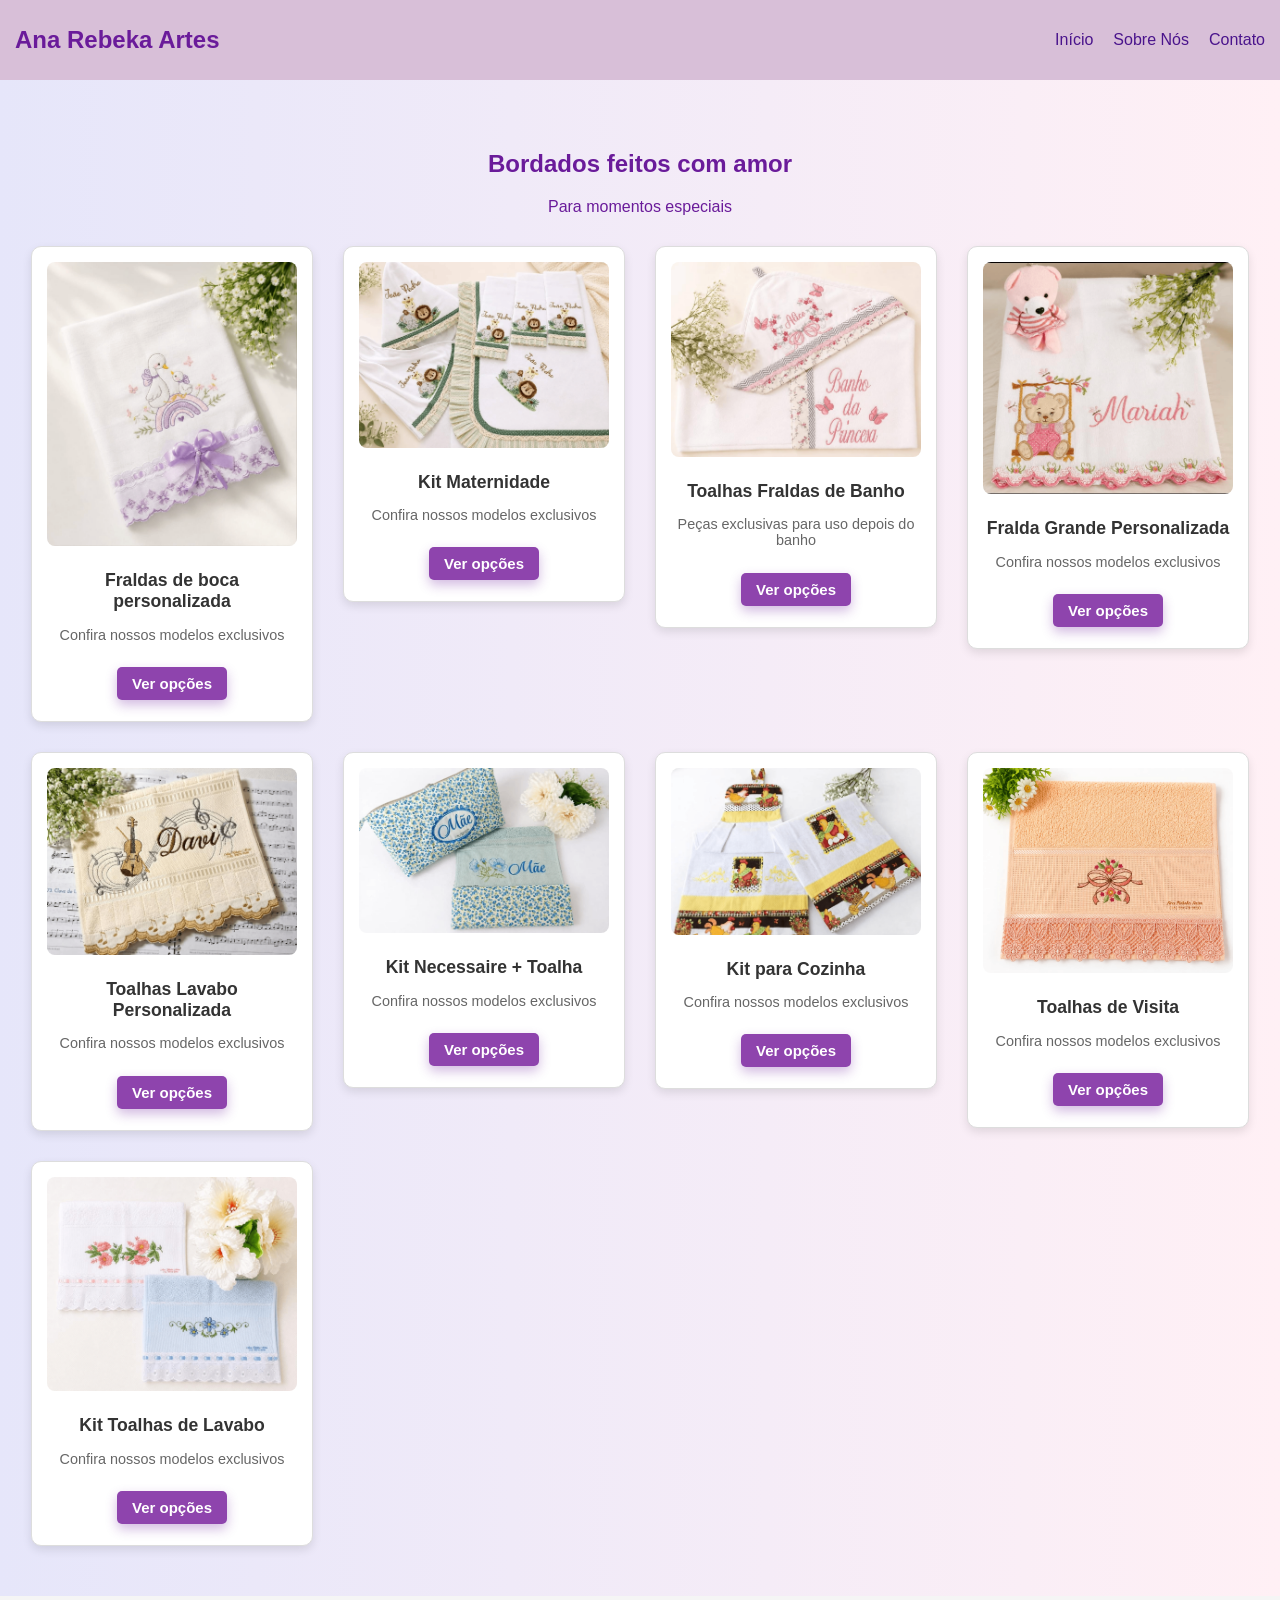
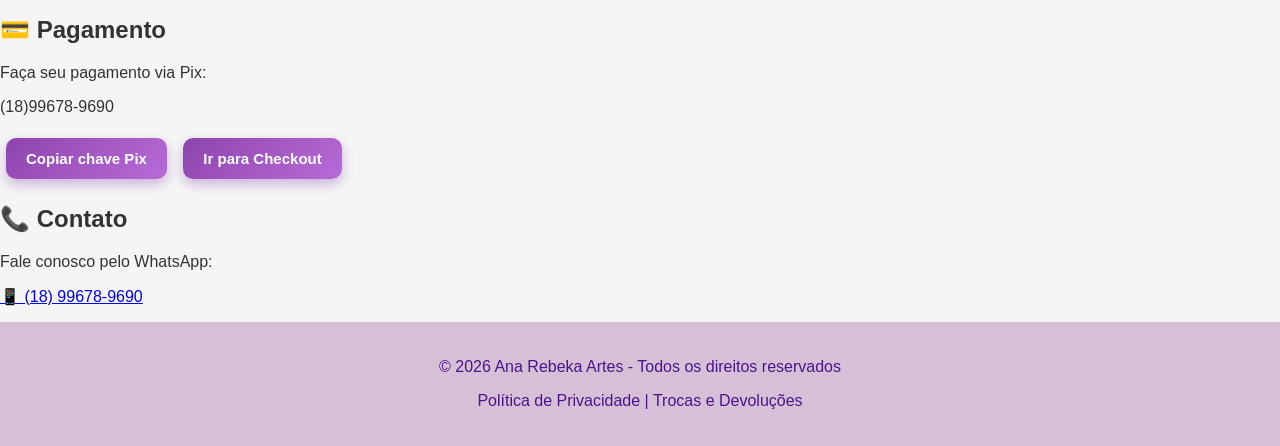
<file: index.html>
<!DOCTYPE html>
<html lang="pt-BR">
<head>
  <meta charset="UTF-8">
  <meta name="viewport" content="width=device-width, initial-scale=1.0">
  <title>Ana Rebeka Artes - Bordados</title>
  <link rel="stylesheet" href="style.css">
  <link rel="shortcut icon" href="img/WhatsApp Image 2026-10-17 at 20.17.27.ico" type="image/x-icon">
  <!-- CSS do Modal Responsivo -->
  <style>
    .modal {
      display: none;
      position: fixed;
      z-index: 1000;
      left: 0;
      top: 0;
      width: 100%;
      height: 100%;
      background-color: rgba(0,0,0,0.9);
      text-align: center;
    }
    .modal img {
      width: 100%;
      height: auto;
      max-height: 100%;
    }
    .fechar {
      position: absolute;
      top: 20px;
      right: 30px;
      font-size: 40px;
      font-weight: bold;
      color: white;
      cursor: pointer;
    }

    @media (min-width: 768px) {
      .modal img {
        width: auto;
        max-width: 90%;
        max-height: 90%;
      }
    }

    /* Layout dos produtos com Grid */
    .banner-opcoes {
      display: grid;
      grid-template-columns: repeat(4, 1fr); /* 4 colunas no desktop */
      gap: 30px;
      justify-items: center;
      margin-top: 30px;
    }

    .banner-opcoes .produto {
      background: #fff;
      border-radius: 10px;
      box-shadow: 0 4px 10px rgba(0,0,0,0.1);
      padding: 15px;
      transition: transform 0.3s ease;
      text-align: center;
    }

    .banner-opcoes .produto:hover {
      transform: translateY(-5px);
    }

    .banner-opcoes .produto img {
      max-width: 100%;
      border-radius: 8px;
      cursor: pointer;
    }

    .banner-opcoes .produto h3 {
      margin: 10px 0;
      font-size: 1.1rem;
      color: #333;
    }

    .banner-opcoes .produto p {
      font-size: 0.9rem;
      color: #666;
    }

    .banner-opcoes .produto button {
      margin-top: 10px;
      padding: 8px 15px;
      border: none;
      border-radius: 5px;
      background: #ff6f61; /* mesma cor original */
      color: #fff;
      cursor: pointer;
      transition: background 0.3s ease;
    }

    .banner-opcoes .produto button:hover {
      background: #e85c50; /* mesma cor original no hover */
    }

    /* Ajustes para tablet */
    @media (max-width: 768px) {
      .banner-opcoes {
        grid-template-columns: repeat(2, 1fr); /* 2 colunas */
      }
    }

    /* Ajustes para celular */
    @media (max-width: 480px) {
      .banner-opcoes {
        grid-template-columns: 1fr; /* 1 coluna */
      }

      .banner-opcoes .produto {
        width: 90%;
      }

      .pagamento {
        text-align: center;
        padding: 20px;
      }

      .pagamento button {
        width: 90%;
        margin-top: 10px;
      }

      #contato {
        text-align: center;
        padding: 20px;
      }
    }

    .banner-opcoes .produto button {
  margin-top: 10px;
  padding: 8px 15px;
  border: none;
  border-radius: 5px;
  background: #8e44ad; /* roxo/lilás igual ao da imagem */
  color: #fff;
  cursor: pointer;
  transition: background 0.3s ease;
}

.banner-opcoes .produto button:hover {
  background: #732d91; /* tom mais escuro no hover */
}

  </style>
</head>
<body>
  <!-- Cabeçalho -->
  <header>
    <div class="logo">Ana Rebeka Artes</div>
    <nav>
      <ul>
        <li><a href="index.html">Início</a></li>
        <li><a href="Sobrenos.html">Sobre Nós</a></li>
        <li><a href="#contato">Contato</a></li>
      </ul>
    </nav>
  </header>

  <!-- Banner -->
  <section class="banner">
    <h1>Bordados feitos com amor</h1>
    <p>Para momentos especiais</p>

    <div class="banner-opcoes">
      <!-- 4 primeiros produtos -->
      <div class="produto">
        <img src="img/WhatsApp Image 2026-07-18 at 20.27.45.png" alt="Fraldas de boca personalizada" onclick="abrirModal(this.src)">
        <h3>Fraldas de boca personalizada</h3>
        <p>Confira nossos modelos exclusivos</p>
        <button onclick="window.location.href='fraldas.html'">Ver opções</button>
      </div>

      <div class="produto">
        <img src="img/WhatsApp Image 2026-07-18 at 21.29.22.png" alt="Kit Maternidade" onclick="abrirModal(this.src)">
        <h3>Kit Maternidade</h3>
        <p>Confira nossos modelos exclusivos</p>
        <button onclick="window.location.href='kitmaternidade.html'">Ver opções</button>
      </div>

      <div class="produto">
        <img src="img/WhatsApp Image 2026-08-04 at 19.25.41.png" alt="Toalhas Fralda de Banho" onclick="abrirModal(this.src)">
        <h3>Toalhas Fraldas de Banho</h3>
        <p>Peças exclusivas para uso depois do banho</p>
        <button onclick="window.location.href='ToalhasFraldaBanho.html'">Ver opções</button>
      </div>

      <div class="produto">
        <img src="img/WhatsApp Image 2026-08-04 at 19.54.04.png" alt="Fralda Grande Personalizada" onclick="abrirModal(this.src)">
        <h3>Fralda Grande Personalizada</h3>
        <p>Confira nossos modelos exclusivos</p>
        <button onclick="window.location.href='FraldaGrandePersonalizada.html'">Ver opções</button>
      </div>

      <div class="produto">
        <img src="img/WhatsApp Image 2026-08-04 at 20.02.01.png" alt="Toalhas Lavabo Personalizada" onclick="abrirModal(this.src)">
        <h3>Toalhas Lavabo Personalizada</h3>
        <p>Confira nossos modelos exclusivos</p>
        <button onclick="window.location.href='ToalhasLavaboPersonalizada.html'">Ver opções</button>
      </div>

      <div class="produto">
        <img src="img/WhatsApp Image 2026-08-07 at 19.46.11.png" alt="Kit Necessaire + Toalha" onclick="abrirModal(this.src)">
        <h3>Kit Necessaire + Toalha</h3>
        <p>Confira nossos modelos exclusivos</p>
        <button onclick="window.location.href='KitNecessaireToalha.html'">Ver opções</button>
      </div>

      <div class="produto">
        <img src="img/WhatsApp Image 2026-08-07 at 20.15.41.png" alt="Kit para Cozinha" onclick="abrirModal(this.src)">
        <h3>Kit para Cozinha</h3>
        <p>Confira nossos modelos exclusivos</p>
        <button onclick="window.location.href='KitCozinha.html'">Ver opções</button>
      </div>

      <div class="produto">
        <img src="img/WhatsApp Image 2026-08-07 at 20.57.24.png" alt="Toalhas de Visita" onclick="abrirModal(this.src)">
        <h3>Toalhas de Visita</h3>
        <p>Confira nossos modelos exclusivos</p>
        <button onclick="window.location.href='ToalhasVisita.html'">Ver opções</button>
      </div>

      <div class="produto">
        <img src="img/WhatsApp Image 2026-08-11 at 20.06.23.png" alt="" onclick="abrirModal(this.src)">
        <h3>Kit Toalhas de Lavabo</h3>
        <p>Confira nossos modelos exclusivos</p>
        <button onclick="window.location.href='KitToalhasdeLavabo.html'">Ver opções</button>
      </div>
    </div>
  </section>

  <!-- Pagamento -->
<section class="pagamento">
  <h2>💳 Pagamento</h2>
  <p>Faça seu pagamento via Pix:</p>
  <p class="pix-chave" id="pix-chave">(18)99678-9690</p>
  <button onclick="copiarPix()">Copiar chave Pix</button>

  <!-- Botão para ir ao checkout -->
  <button onclick="window.location.href='checkout.html'">Ir para Checkout</button>
</section>


  <!-- Contato -->
  <section id="contato" class="contato">
    <h2>📞 Contato</h2>
    <p>Fale conosco pelo WhatsApp:</p>
    <p><a href="https://wa.me/5518996789690" target="_blank">📱 (18) 99678-9690</a></p>
  </section>

  <!-- Rodapé -->
  <footer>
    <div class="info">
      <p>© 2026 Ana Rebeka Artes - Todos os direitos reservados</p>
      <p>Política de Privacidade | Trocas e Devoluções</p>
    </div>
  </footer>

  <!-- Modal -->
  <div id="modal" class="modal">
    <span class="fechar" onclick="fecharModal()">&times;</span>
    <img id="imagemModal">
  </div>

  <!-- Scripts -->
  <script>
    function copiarPix() {
      const chave = document.getElementById("pix-chave").innerText;
      navigator.clipboard.writeText(chave).then(() => {
        alert("Chave Pix copiada!");
      });
    }

    function abrirModal(src) {
      document.getElementById("imagemModal").src = src;
      document.getElementById("modal").style.display = "block";
    }
    function fecharModal() {
      document.getElementById("modal").style.display = "none";
    }
  </script>
</body>
</html>
</file>
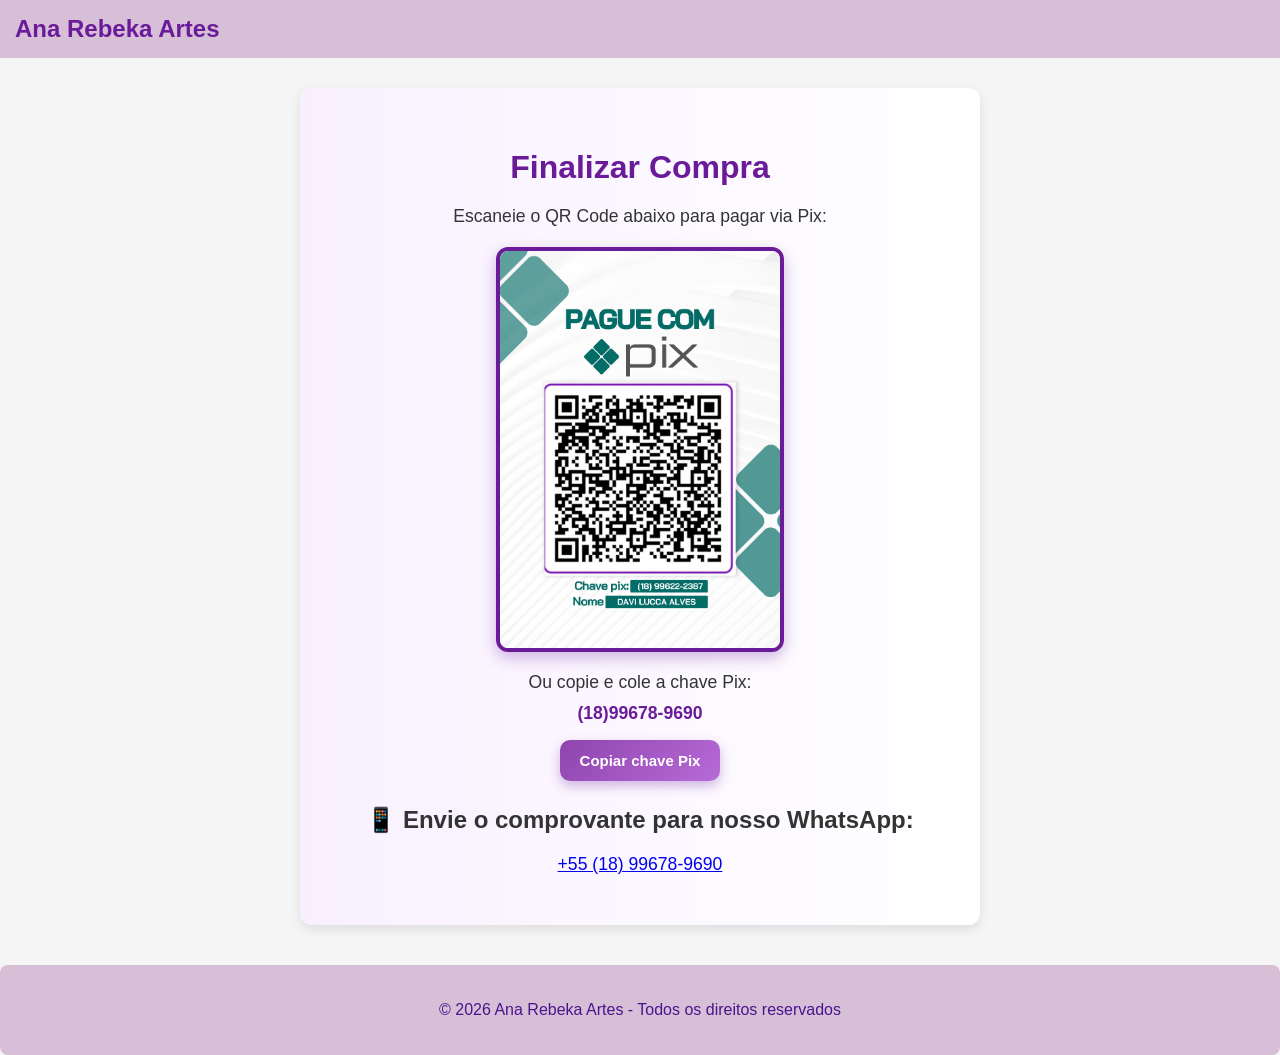
<file: checkout.html>
<!DOCTYPE html>
<html lang="pt-BR">
<head>
  <meta charset="UTF-8">
  <meta name="viewport" content="width=device-width, initial-scale=1.0">
  <title>Finalizar Compra - Ana Rebeka Artes</title>
  <link rel="stylesheet" href="style.css">

  <style>
    .checkout {
      text-align: center;
      padding: 40px;
      background: linear-gradient(to right, #f8f0ff, #fff);
      border-radius: 12px;
      margin: 30px auto;
      max-width: 600px;
      box-shadow: 0 4px 12px rgba(0,0,0,0.1);
    }

    .checkout h1 {
      color: #6a1b9a;
      margin-bottom: 20px;
    }

    .checkout p {
      font-size: 1.1em;
      margin: 10px 0;
    }

    .qrcode {
      width: 280px;
      max-width: 90%;
      margin: 20px auto;
      display: block;
      border: 4px solid #6a1b9a;
      border-radius: 12px;
      box-shadow: 0 6px 15px rgba(106, 27, 154, 0.3);
    }

    .pix-chave {
      font-weight: bold;
      color: #6a1b9a;
      font-size: 1.3em;
      margin: 15px 0;
    }

    footer {
      text-align: center;
      margin-top: 40px;
      padding: 20px;
      background: #d8bfd8;
      color: #4a148c;
      border-radius: 8px;
    }
  </style>
</head>
<body>
  <!-- Cabeçalho -->
  <header>
    <div class="logo">Ana Rebeka Artes</div>
  </header>

  <!-- Conteúdo principal -->
  <main class="checkout">
    <h1>Finalizar Compra</h1>
    <p>Escaneie o QR Code abaixo para pagar via Pix:</p>

    <!-- QR Code da chave Pix -->
    <img src="img/Cartaz pagamentos via pix simples branco_20260708_112915_0000.png" alt="QR Code Pix" class="qrcode">

    <p>Ou copie e cole a chave Pix:</p>
    <p class="pix-chave" id="pix-chave">(18)99678-9690</p>
    <button onclick="copiarPix()">Copiar chave Pix</button>

    <h2>📱 Envie o comprovante para nosso WhatsApp:</h2>
    <p><a href="https://wa.me/5518996789690" target="_blank">+55 (18) 99678-9690</a></p>
  </main>

  <!-- Rodapé -->
  <footer>
    <p>© 2026 Ana Rebeka Artes - Todos os direitos reservados</p>
  </footer>

  <!-- Scripts -->
  <script>
    function copiarPix() {
      const chave = document.getElementById("pix-chave").innerText;
      navigator.clipboard.writeText(chave).then(() => {
        alert("Chave Pix copiada!");
      });
    }
  </script>
</body>
</html>
</file>
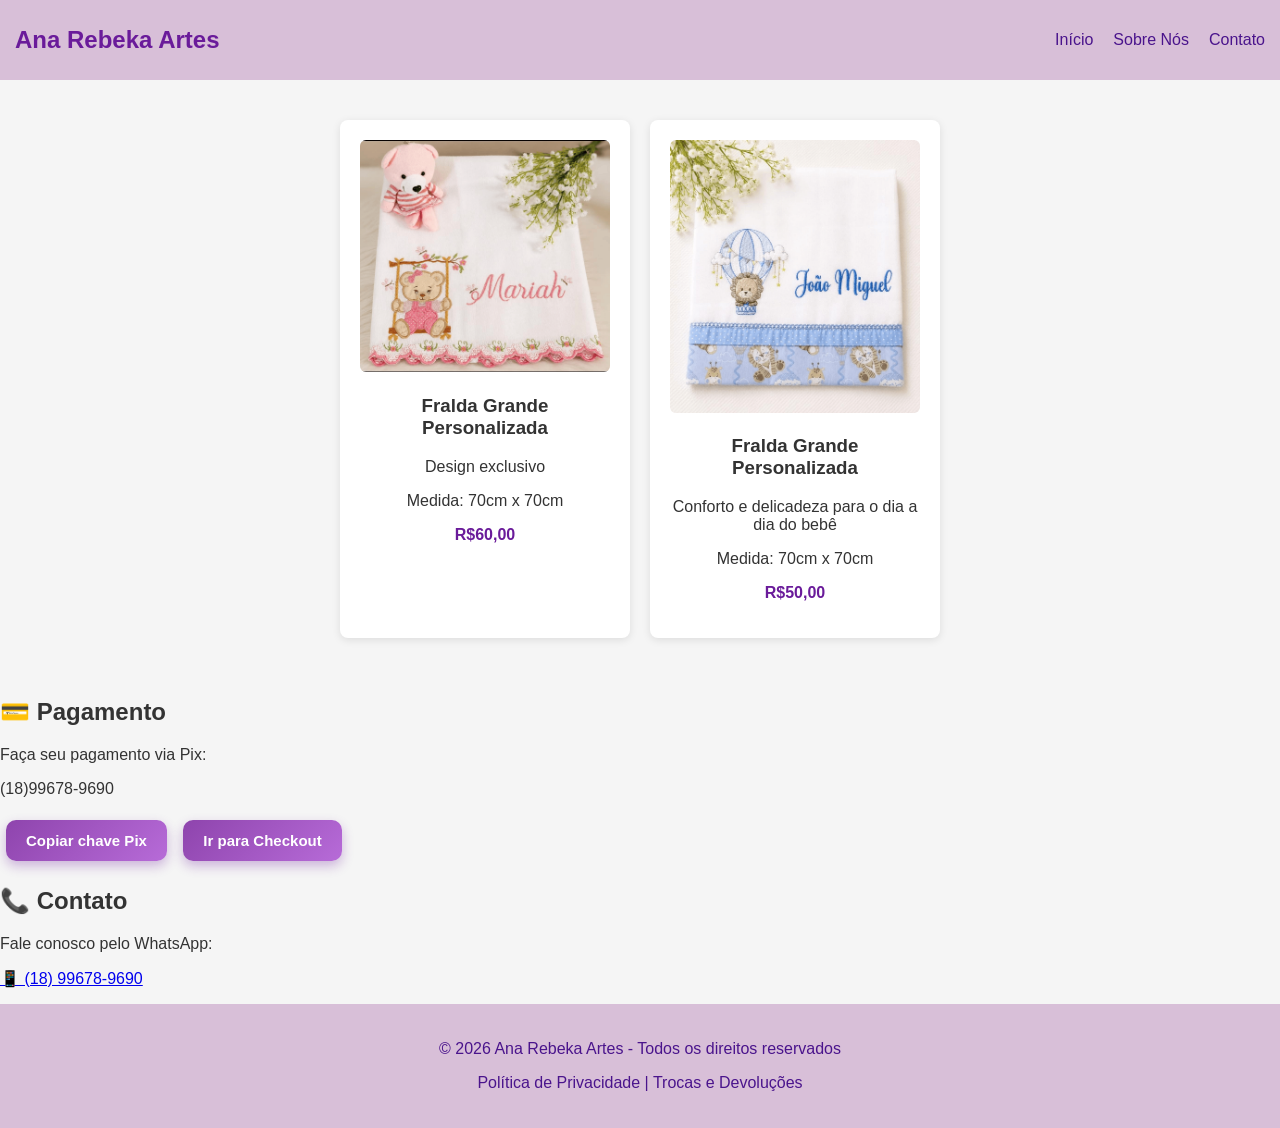
<file: FraldaGrandePersonalizada.html>
<!DOCTYPE html>
<html lang="pt-br">
<head>
  <meta charset="UTF-8">
  <meta name="viewport" content="width=device-width, initial-scale=1.0">
  <title>Toalhas Fralda de Banho</title>
  <link rel="stylesheet" href="style.css">

  <style>
    .modal {
      display: none;
      position: fixed;
      z-index: 1000;
      left: 0;
      top: 0;
      width: 100%;
      height: 100%;
      background-color: rgba(0,0,0,0.9);
      text-align: center;
    }
    .modal img {
      width: 100%;
      height: auto;
      max-height: 100%;
    }
    .fechar {
      position: absolute;
      top: 20px;
      right: 30px;
      font-size: 40px;
      font-weight: bold;
      color: white;
      cursor: pointer;
    }
    @media (min-width: 768px) {
      .modal img {
        width: auto;
        max-width: 90%;
        max-height: 90%;
      }
    }
  </style>
</head>
<body>
  <!-- Cabeçalho -->
  <header>
    <div class="logo">Ana Rebeka Artes</div>
    <nav>
      <ul>
        <li><a href="index.html">Início</a></li>
        <li><a href="Sobrenos.html">Sobre Nós</a></li>
        <li><a href="#contato">Contato</a></li>
      </ul>
    </nav>
  </header>

  <!-- Produtos -->
  <main>
    <section class="produtos">
      <div class="produto">
        <img src="img/WhatsApp Image 2026-08-04 at 19.54.04.png" alt="Fralda Grande Personalizada" onclick="abrirModal(this.src)">
        <h3>Fralda Grande Personalizada</h3>
        <p>Design exclusivo</p>
        <p>Medida: 70cm x 70cm</p>
        <p class="preco">R$60,00</p>
      </div>

      <div class="produto">
        <img src="img/WhatsApp Image 2026-08-08 at 21.41.05.png" alt="Fralda Grande Personalizada" onclick="abrirModal(this.src)">
        <h3>Fralda Grande Personalizada</h3>
        <p>Conforto e delicadeza para o dia a dia do bebê</p>
        <p>Medida: 70cm x 70cm</p>
        <p class="preco">R$50,00</p>
      </div>
    </section>
  </main>

  <!-- Pagamento -->
<section class="pagamento">
  <h2>💳 Pagamento</h2>
  <p>Faça seu pagamento via Pix:</p>
  <p class="pix-chave" id="pix-chave">(18)99678-9690</p>
  <button onclick="copiarPix()">Copiar chave Pix</button>

  <!-- Botão para ir ao checkout -->
  <button onclick="window.location.href='checkout.html'">Ir para Checkout</button>
</section>


  <!-- Contato -->
  <section id="contato" class="contato">
    <h2>📞 Contato</h2>
    <p>Fale conosco pelo WhatsApp:</p>
    <p><a href="https://wa.me/5518996789690" target="_blank">📱 (18) 99678-9690</a></p>
  </section>

  <!-- Rodapé -->
  <footer>
    <div class="info">
      <p>© 2026 Ana Rebeka Artes - Todos os direitos reservados</p>
      <p>Política de Privacidade | Trocas e Devoluções</p>
    </div>
  </footer>

  <!-- Modal -->
  <div id="modal" class="modal">
    <span class="fechar" onclick="fecharModal()">&times;</span>
    <img id="imagemModal">
  </div>

  <!-- Scripts -->
  <script>
    function copiarPix() {
      const chave = document.getElementById("pix-chave").innerText;
      navigator.clipboard.writeText(chave).then(() => {
        alert("Chave Pix copiada!");
      });
    }

    function abrirModal(src) {
      document.getElementById("imagemModal").src = src;
      document.getElementById("modal").style.display = "block";
    }
    function fecharModal() {
      document.getElementById("modal").style.display = "none";
    }
  </script>
</body>
</html>
</file>
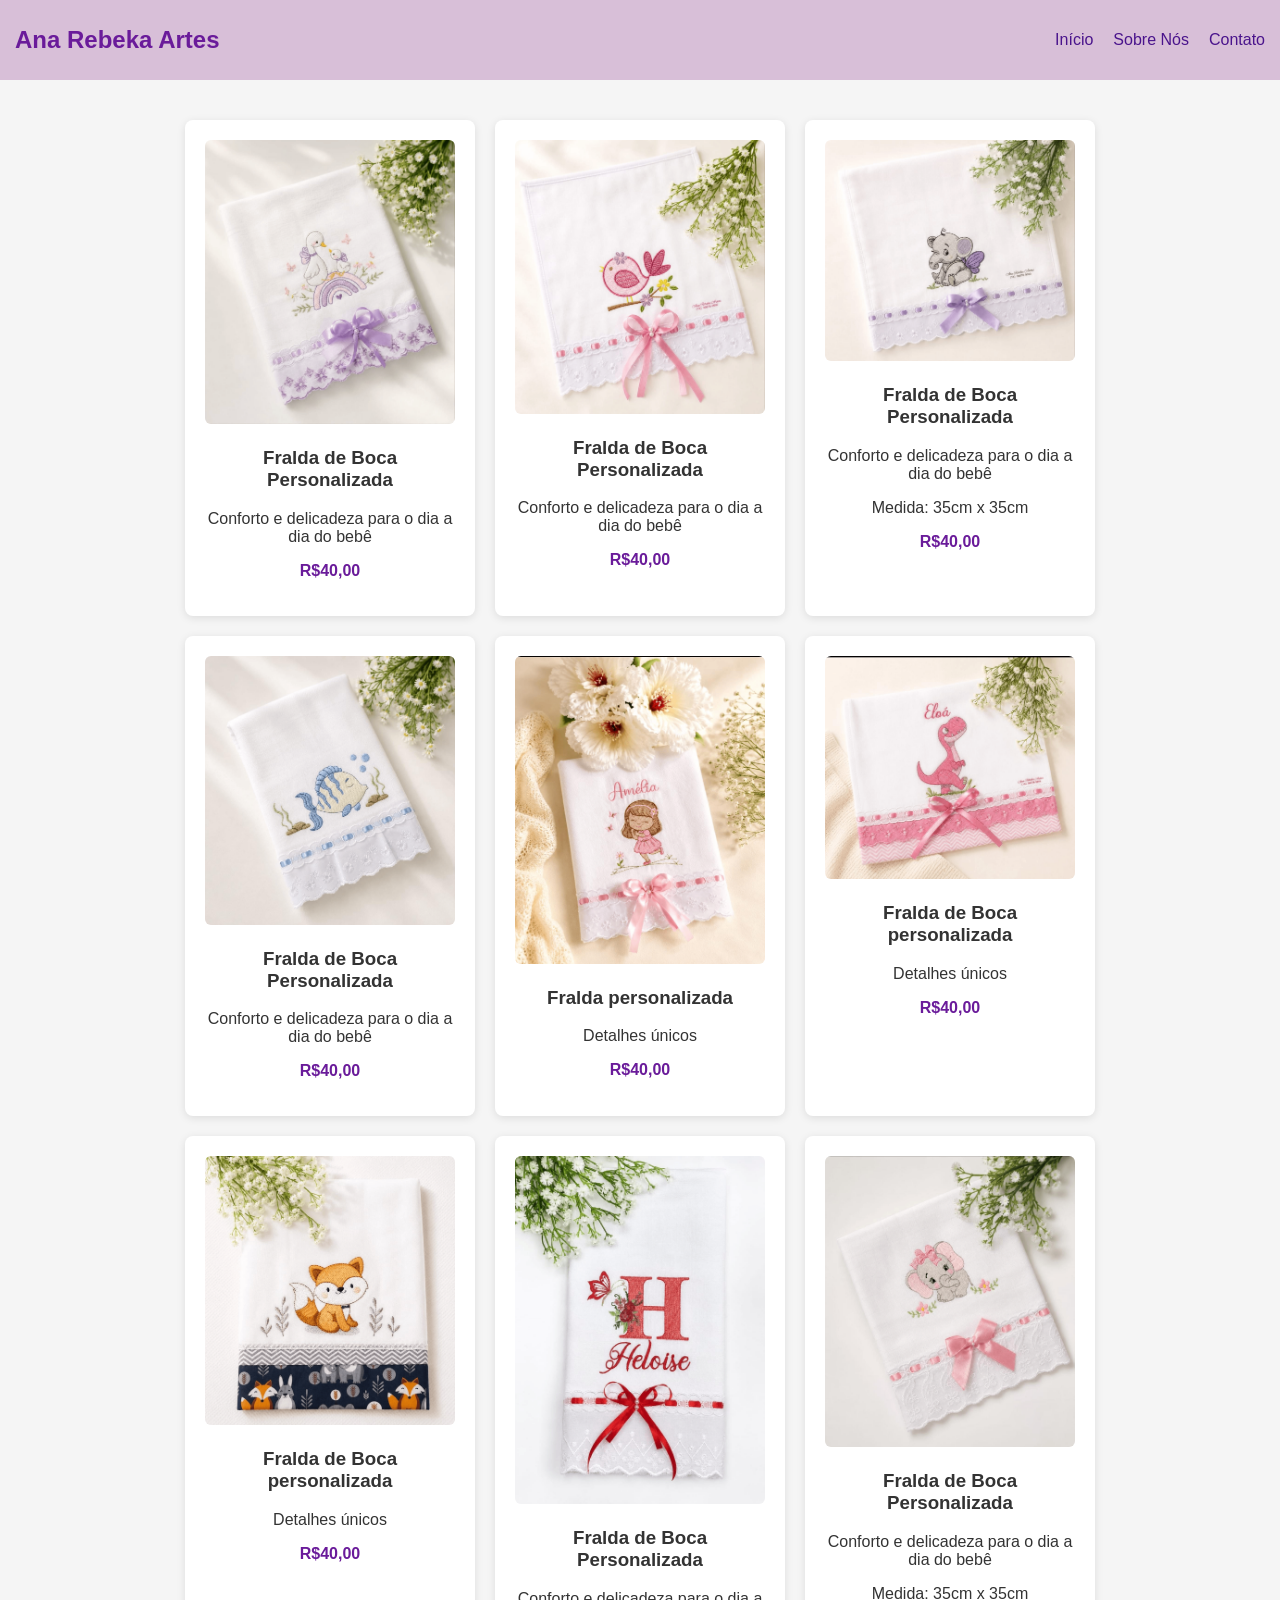
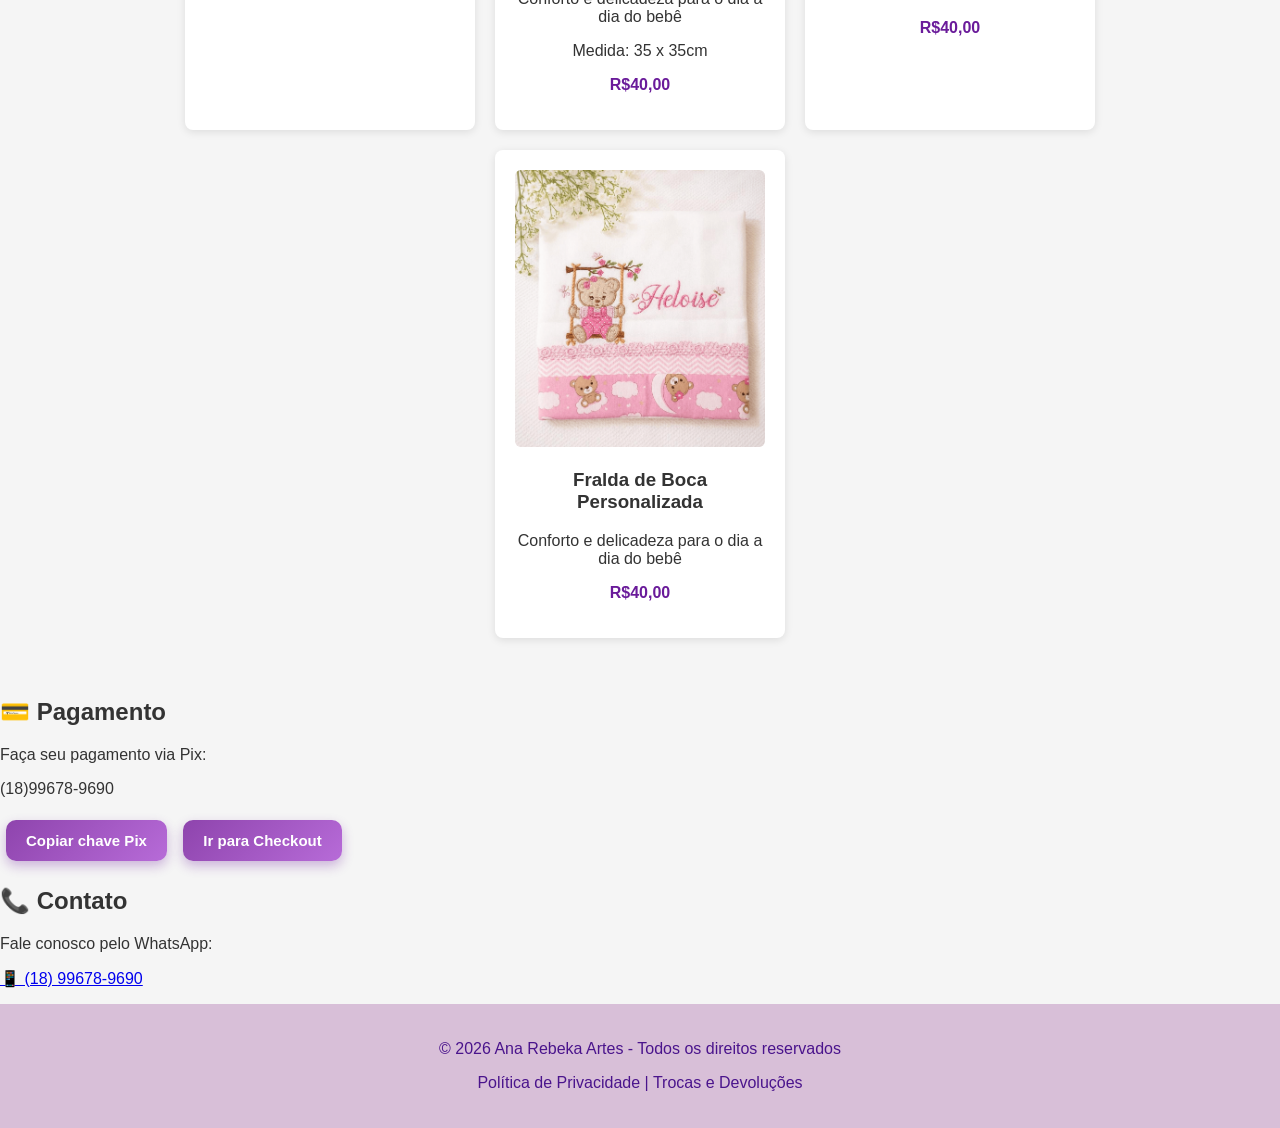
<file: fraldas.html>
<!DOCTYPE html>
<html lang="pt-BR">
<head>
  <meta charset="UTF-8">
  <meta name="viewport" content="width=device-width, initial-scale=1.0">
  <title>Ana Rebeka Artes - Bordados</title>
  <link rel="stylesheet" href="style.css">

  <!-- CSS do Modal Responsivo -->
  <style>
    .modal {
      display: none;
      position: fixed;
      z-index: 1000;
      left: 0;
      top: 0;
      width: 100%;
      height: 100%;
      background-color: rgba(0,0,0,0.9);
      text-align: center;
    }
    .modal img {
      width: 100%;
      height: auto;
      max-height: 100%;
    }
    .fechar {
      position: absolute;
      top: 20px;
      right: 30px;
      font-size: 40px;
      font-weight: bold;
      color: white;
      cursor: pointer;
    }

    @media (min-width: 768px) {
      .modal img {
        width: auto;
        max-width: 90%;
        max-height: 90%;
      }
    }
  </style>
</head>
<body>
  <!-- Cabeçalho -->
  <header>
    <div class="logo">Ana Rebeka Artes</div>
    <nav>
      <ul>
        <li><a href="index.html">Início</a></li>
        <li><a href="Sobrenos.html">Sobre Nós</a></li>
        <li><a href="#contato">Contato</a></li>
      </ul>
    </nav>
  </header>

  <!-- Produtos -->
  <main>
    <section class="produtos">
      <div class="produto">
        <img src="img/WhatsApp Image 2026-07-18 at 20.27.45.png" alt="" onclick="abrirModal(this.src)">
        <h3>Fralda de Boca Personalizada</h3>
        <p>Conforto e delicadeza para o dia a dia do bebê</p>
        <p class="preco">R$40,00</p>
      </div>

      <div class="produto">
        <img src="img/WhatsApp Image 2026-07-18 at 20.46.25.png" alt="" onclick="abrirModal(this.src)">
        <h3>Fralda de Boca Personalizada</h3>
        <p>Conforto e delicadeza para o dia a dia do bebê</p>
        <p class="preco">R$40,00</p>
      </div>

      <div class="produto">
        <img src="img/WhatsApp Image 2026-07-18 at 20.53.01.png" alt="" onclick="abrirModal(this.src)">
        <h3>Fralda de Boca Personalizada</h3>
        <p>Conforto e delicadeza para o dia a dia do bebê</p>
        <p>Medida: 35cm x 35cm</p>
        <p class="preco">R$40,00</p>
      </div>

      <div class="produto">
        <img src="img/WhatsApp Image 2026-07-18 at 20.55.06.png" alt="" onclick="abrirModal(this.src)">
        <h3>Fralda de Boca Personalizada</h3>
        <p>Conforto e delicadeza para o dia a dia do bebê</p>
        <p class="preco">R$40,00</p>
      </div>

      <div class="produto">
        <img src="img/WhatsApp Image 2026-07-18 at 20.55.24.png" alt="" onclick="abrirModal(this.src)">
        <h3>Fralda personalizada</h3>
        <p>Detalhes únicos</p>
        <p class="preco">R$40,00</p>
      </div>

      <div class="produto">
        <img src="img/WhatsApp Image 2026-08-07 at 21.25.51.png" alt="" onclick="abrirModal(this.src)">
        <h3>Fralda de Boca personalizada</h3>
        <p>Detalhes únicos</p>
        <p class="preco">R$40,00</p>
      </div>

      <div class="produto">
        <img src="img/WhatsApp Image 2026-08-07 at 21.29.10.png" alt="" onclick="abrirModal(this.src)">
        <h3>Fralda de Boca personalizada</h3>
        <p>Detalhes únicos</p>
        <p class="preco">R$40,00</p>
      </div>

      <div class="produto">
        <img src="img/WhatsApp Image 2026-08-08 at 10.20.49.png"" onclick="abrirModal(this.src)">
        <h3>Fralda de Boca Personalizada</h3>
        <p>Conforto e delicadeza para o dia a dia do bebê</p>
        <p>Medida: 35 x 35cm</p>
        <p class="preco">R$40,00</p>
      </div>

      <div class="produto">
        <img src="img/WhatsApp Image 2026-08-08 at 21.29.44.png" alt="" onclick="abrirModal(this.src)">
        <h3>Fralda de Boca Personalizada</h3>
        <p>Conforto e delicadeza para o dia a dia do bebê</p>
        <p>Medida: 35cm x 35cm</p>
        <p class="preco">R$40,00</p>
      </div>

      <div class="produto">
        <img src="img/WhatsApp Image 2026-08-08 at 21.36.38.png" alt="" onclick="abrirModal(this.src)">
        <h3>Fralda de Boca Personalizada</h3>
        <p>Conforto e delicadeza para o dia a dia do bebê</p>
        <p class="preco">R$40,00</p>
      </div>
    </section>
  </main>

  <!-- Pagamento -->
<section class="pagamento">
  <h2>💳 Pagamento</h2>
  <p>Faça seu pagamento via Pix:</p>
  <p class="pix-chave" id="pix-chave">(18)99678-9690</p>
  <button onclick="copiarPix()">Copiar chave Pix</button>

  <!-- Botão para ir ao checkout -->
  <button onclick="window.location.href='checkout.html'">Ir para Checkout</button>
</section>


  <!-- Contato -->
  <section id="contato" class="contato">
    <h2>📞 Contato</h2>
    <p>Fale conosco pelo WhatsApp:</p>
    <p><a href="https://wa.me/5518996789690" target="_blank">📱 (18) 99678-9690</a></p>
  </section>

  <!-- Rodapé -->
  <footer>
    <div class="info">
      <p>© 2026 Ana Rebeka Artes - Todos os direitos reservados</p>
      <p>Política de Privacidade | Trocas e Devoluções</p>
    </div>
  </footer>

  <!-- Modal -->
  <div id="modal" class="modal">
    <span class="fechar" onclick="fecharModal()">&times;</span>
    <img id="imagemModal">
  </div>

  <!-- Scripts -->
  <script>
    function copiarPix() {
      const chave = document.getElementById("pix-chave").innerText;
      navigator.clipboard.writeText(chave).then(() => {
        alert("Chave Pix copiada!");
      });
    }

    function abrirModal(src) {
      document.getElementById("imagemModal").src = src;
      document.getElementById("modal").style.display = "block";
    }
    function fecharModal() {
      document.getElementById("modal").style.display = "none";
    }
  </script>
</body>
</html>
</file>
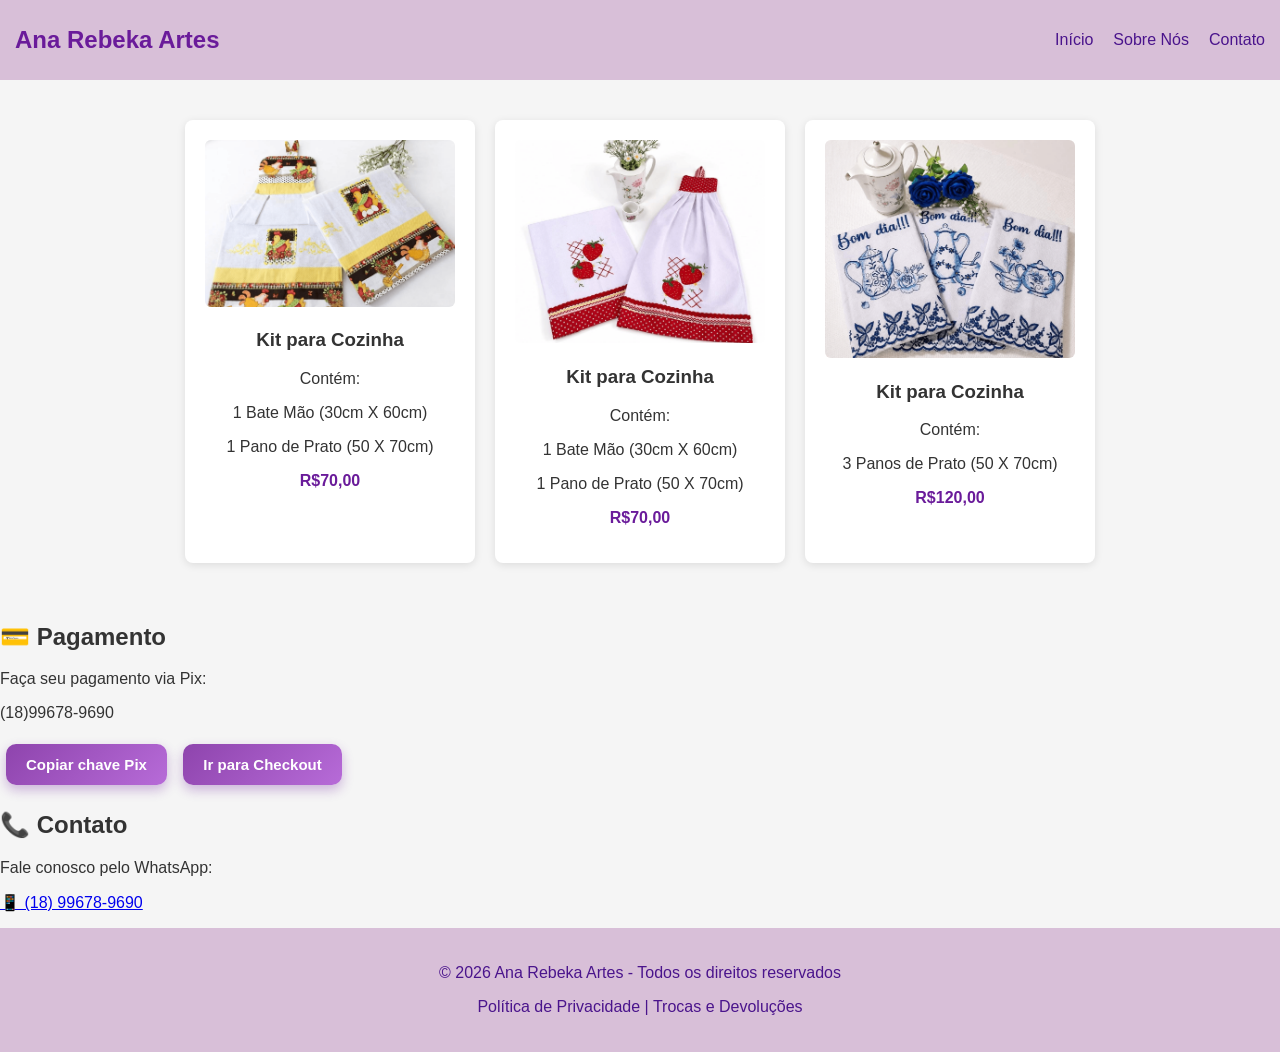
<file: KitCozinha.html>
<!DOCTYPE html>
<html lang="pt-br">
<head>
  <meta charset="UTF-8">
  <meta name="viewport" content="width=device-width, initial-scale=1.0">
  <title>Toalhas Fralda de Banho</title>
  <link rel="stylesheet" href="style.css">

  <style>
    .modal {
      display: none;
      position: fixed;
      z-index: 1000;
      left: 0;
      top: 0;
      width: 100%;
      height: 100%;
      background-color: rgba(0,0,0,0.9);
      text-align: center;
    }
    .modal img {
      width: 100%;
      height: auto;
      max-height: 100%;
    }
    .fechar {
      position: absolute;
      top: 20px;
      right: 30px;
      font-size: 40px;
      font-weight: bold;
      color: white;
      cursor: pointer;
    }
    @media (min-width: 768px) {
      .modal img {
        width: auto;
        max-width: 90%;
        max-height: 90%;
      }
    }
  </style>
</head>
<body>
  <!-- Cabeçalho -->
  <header>
    <div class="logo">Ana Rebeka Artes</div>
    <nav>
      <ul>
        <li><a href="index.html">Início</a></li>
        <li><a href="Sobrenos.html">Sobre Nós</a></li>
        <li><a href="#contato">Contato</a></li>
      </ul>
    </nav>
  </header>

  <!-- Produtos -->
  <main>
    <section class="produtos">
      <div class="produto">
        <img src="img/WhatsApp Image 2026-08-07 at 20.15.41.png" alt="Kit para Cozinha" onclick="abrirModal(this.src)">
        <h3>Kit para Cozinha</h3>
        <p>Contém:</p>
        <p>1 Bate Mão  (30cm X 60cm)</p>
        <p>1 Pano de Prato (50 X 70cm)</p>
        <p class="preco">R$70,00</p>
      </div>

      <div class="produto">
        <img src="img/WhatsApp Image 2026-08-07 at 20.29.27.png" alt="Kit para Cozinha" onclick="abrirModal(this.src)">
        <h3>Kit para Cozinha</h3>
        <p>Contém:</p>
        <p>1 Bate Mão  (30cm X 60cm)</p>
        <p>1 Pano de Prato (50 X 70cm)</p>
        <p class="preco">R$70,00</p>
      </div>

      <div class="produto">
        <img src="img/WhatsApp Image 2026-08-07 at 20.29.37.png" alt="Kit para Cozinha" onclick="abrirModal(this.src)">
        <h3>Kit para Cozinha</h3>
        <p>Contém:</p>
        <p>3 Panos de Prato (50 X 70cm)</p>
        <p class="preco">R$120,00</p>
      </div>
    </section>
  </main>

  <!-- Pagamento -->
<section class="pagamento">
  <h2>💳 Pagamento</h2>
  <p>Faça seu pagamento via Pix:</p>
  <p class="pix-chave" id="pix-chave">(18)99678-9690</p>
  <button onclick="copiarPix()">Copiar chave Pix</button>

  <!-- Botão para ir ao checkout -->
  <button onclick="window.location.href='checkout.html'">Ir para Checkout</button>
</section>


  <!-- Contato -->
  <section id="contato" class="contato">
    <h2>📞 Contato</h2>
    <p>Fale conosco pelo WhatsApp:</p>
    <p><a href="https://wa.me/5518996789690" target="_blank">📱 (18) 99678-9690</a></p>
  </section>

  <!-- Rodapé -->
  <footer>
    <div class="info">
      <p>© 2026 Ana Rebeka Artes - Todos os direitos reservados</p>
      <p>Política de Privacidade | Trocas e Devoluções</p>
    </div>
  </footer>

  <!-- Modal -->
  <div id="modal" class="modal">
    <span class="fechar" onclick="fecharModal()">&times;</span>
    <img id="imagemModal">
  </div>

  <!-- Scripts -->
  <script>
    function copiarPix() {
      const chave = document.getElementById("pix-chave").innerText;
      navigator.clipboard.writeText(chave).then(() => {
        alert("Chave Pix copiada!");
      });
    }

    function abrirModal(src) {
      document.getElementById("imagemModal").src = src;
      document.getElementById("modal").style.display = "block";
    }
    function fecharModal() {
      document.getElementById("modal").style.display = "none";
    }
  </script>
</body>
</html>
</file>
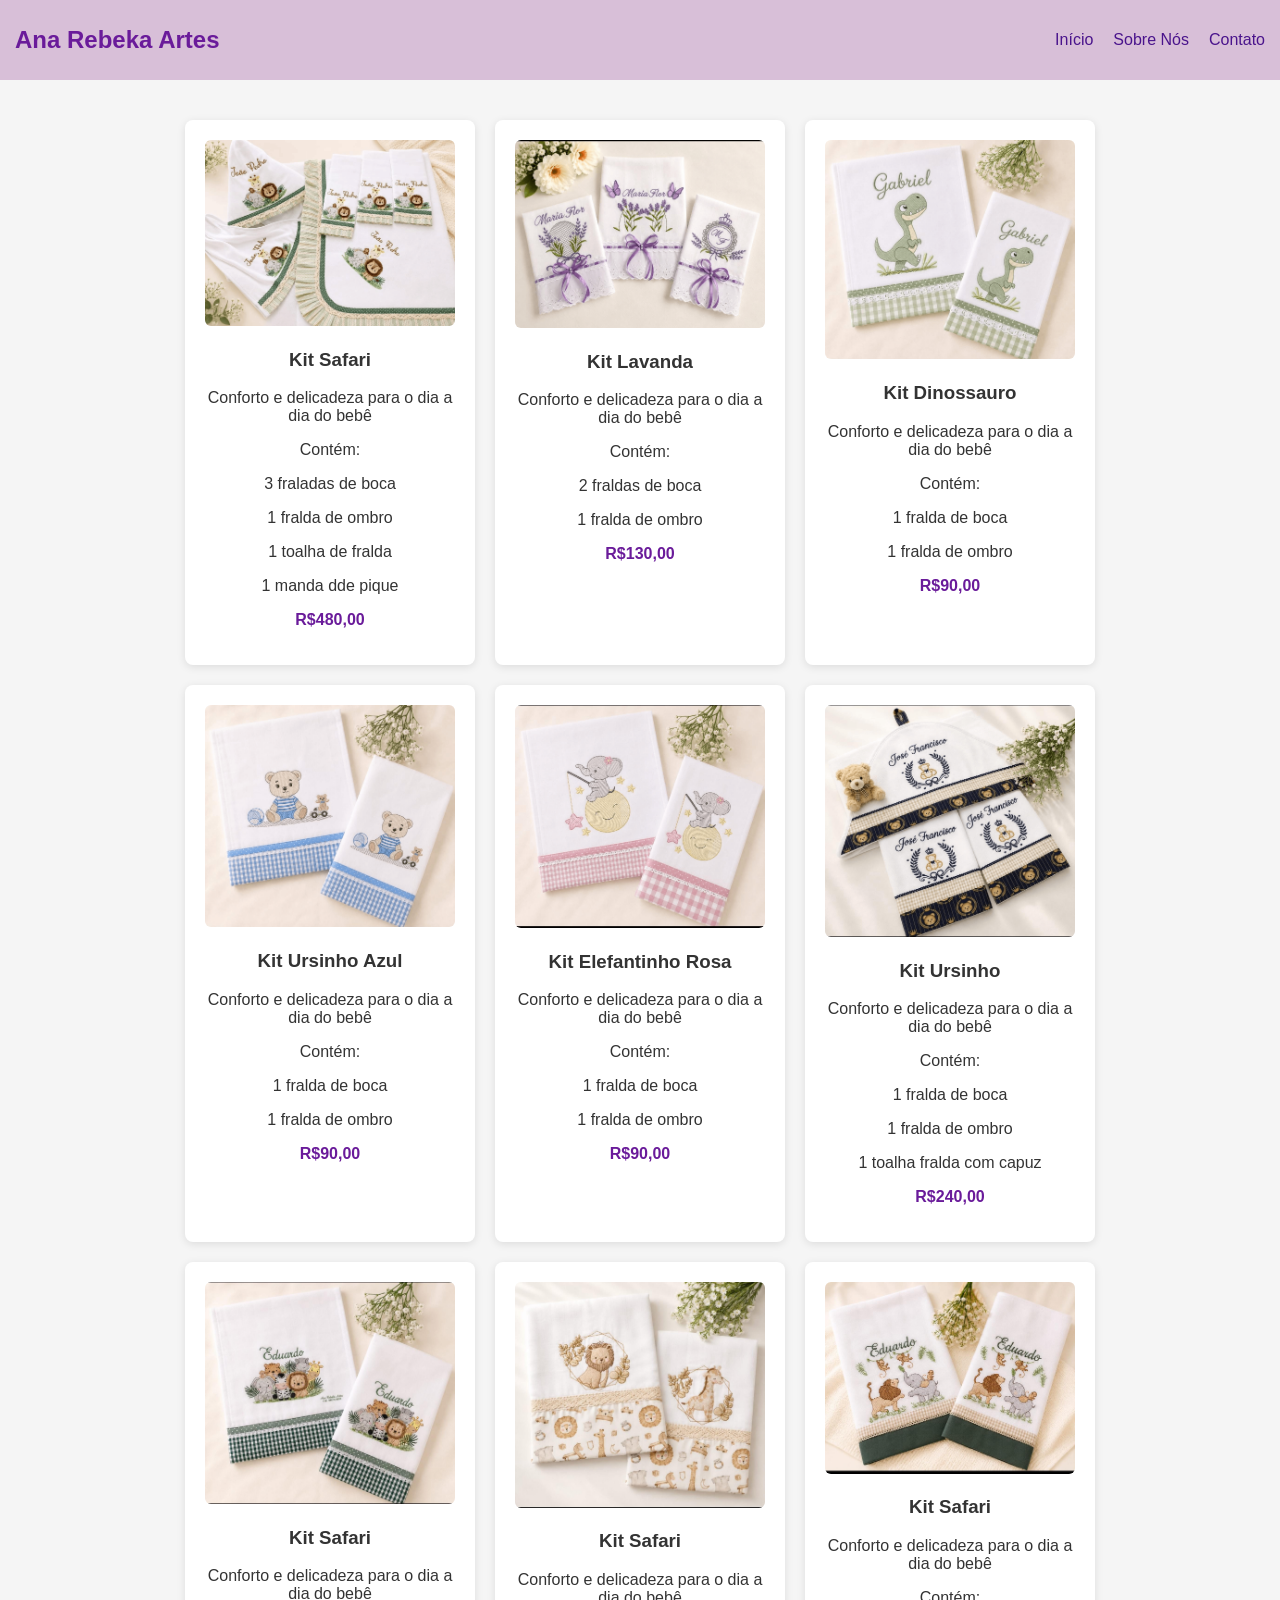
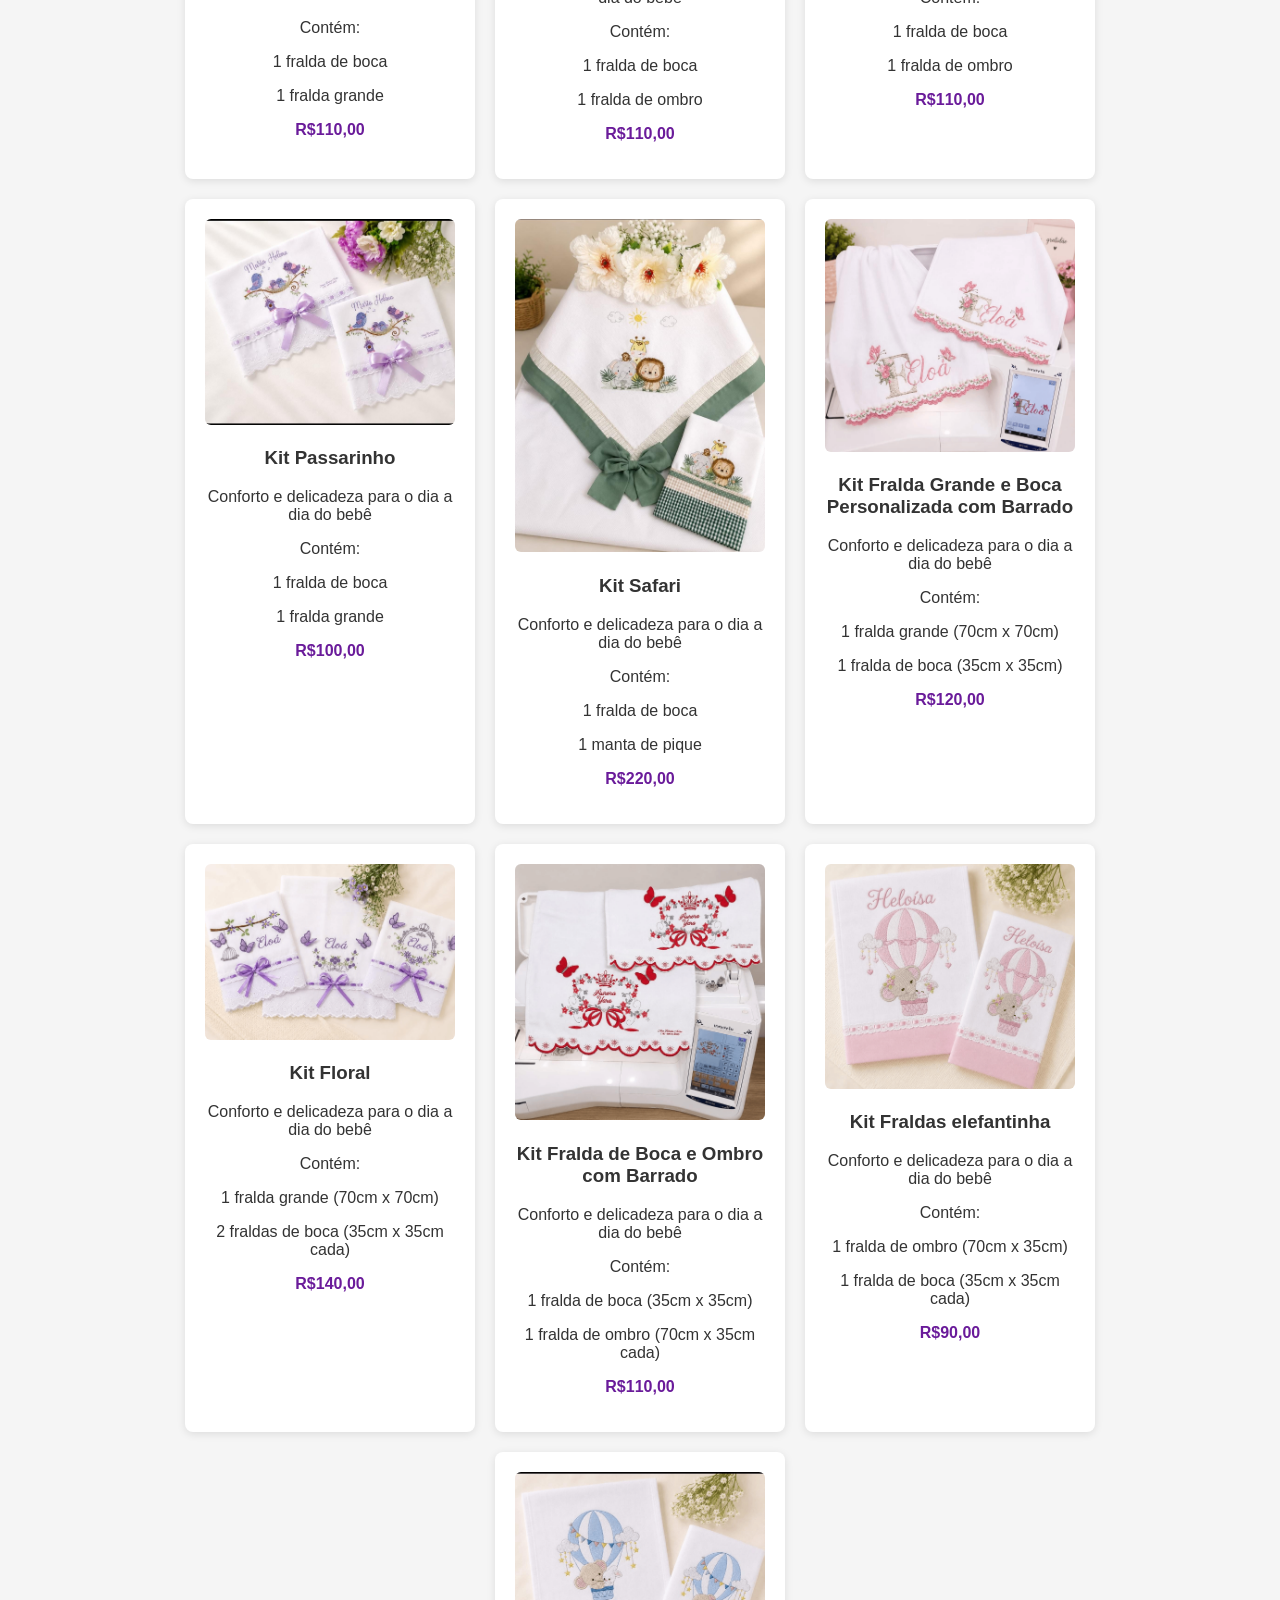
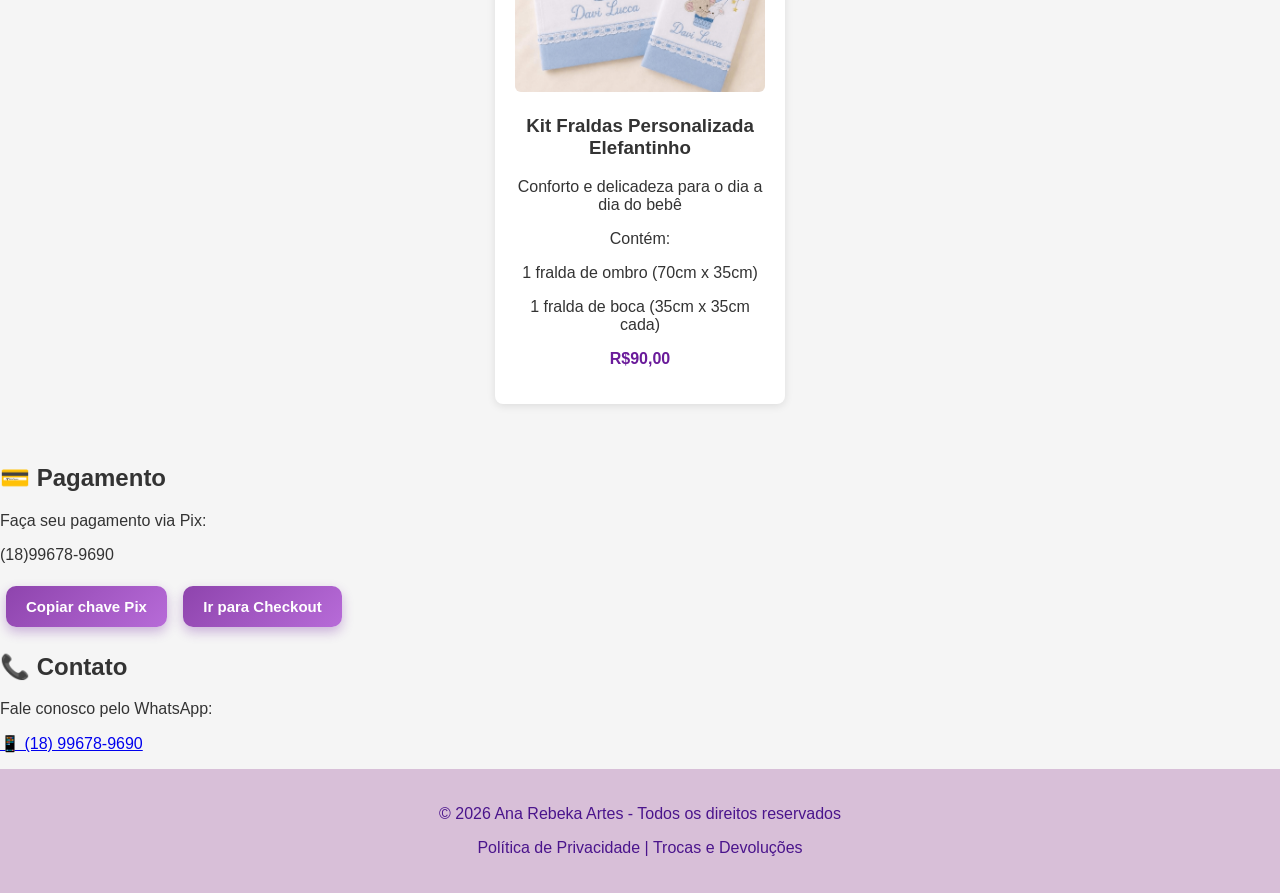
<file: kitmaternidade.html>
<!DOCTYPE html>
<html lang="pt-br">
<head>
  <meta charset="UTF-8">
  <meta name="viewport" content="width=device-width, initial-scale=1.0">
  <title>Kit Maternidade</title>
  <link rel="stylesheet" href="style.css">

  <style>
    .modal {
      display: none;
      position: fixed;
      z-index: 1000;
      left: 0;
      top: 0;
      width: 100%;
      height: 100%;
      background-color: rgba(0,0,0,0.9);
      text-align: center;
    }
    .modal img {
      width: 100%;
      height: auto;
      max-height: 100%;
    }
    .fechar {
      position: absolute;
      top: 20px;
      right: 30px;
      font-size: 40px;
      font-weight: bold;
      color: white;
      cursor: pointer;
    }
    @media (min-width: 768px) {
      .modal img {
        width: auto;
        max-width: 90%;
        max-height: 90%;
      }
    }
  </style>
</head>
<body>
  <!-- Cabeçalho -->
  <header>
    <div class="logo">Ana Rebeka Artes</div>
    <nav>
      <ul>
        <li><a href="index.html">Início</a></li>
        <li><a href="Sobrenos.html">Sobre Nós</a></li>
        <li><a href="#contato">Contato</a></li>
      </ul>
    </nav>
  </header>

  <!-- Produtos -->
  <main>
    <section class="produtos">
      <div class="produto">
        <img src="img/WhatsApp Image 2026-07-18 at 21.29.22.png" alt="Kit Safari" onclick="abrirModal(this.src)">
        <h3>Kit Safari</h3>
        <p>Conforto e delicadeza para o dia a dia do bebê</p>
        <p>Contém:</p>
        <p>3 fraladas de boca</p>
        <p>1 fralda de ombro</p>
        <p>1 toalha de fralda</p>
        <p>1 manda dde pique</p>
        <p class="preco">R$480,00</p>
      </div>

      <div class="produto">
        <img src="img/WhatsApp Image 2026-07-18 at 21.40.08.png" alt="Kit Lavanda" onclick="abrirModal(this.src)">
        <h3>Kit Lavanda</h3>
        <p>Conforto e delicadeza para o dia a dia do bebê</p>
        <p>Contém:</p>
        <p>2 fraldas de boca</p>
        <p>1 fralda de ombro</p>
        <p class="preco">R$130,00</p>
      </div>

      <div class="produto">
        <img src="img/WhatsApp Image 2026-07-18 at 21.40.20.png" alt="Kit Dinossauro" onclick="abrirModal(this.src)">
        <h3>Kit Dinossauro</h3>
        <p>Conforto e delicadeza para o dia a dia do bebê</p>
        <p>Contém:</p>
        <p>1 fralda de boca</p>
        <p>1 fralda de ombro</p>
        <p class="preco">R$90,00</p>
      </div>

      <div class="produto">
        <img src="img/WhatsApp Image 2026-07-18 at 21.40.31.png" alt="Kit Ursinho Azul" onclick="abrirModal(this.src)">
        <h3>Kit Ursinho Azul</h3>
        <p>Conforto e delicadeza para o dia a dia do bebê</p>
        <p>Contém:</p>
        <p>1 fralda de boca</p>
        <p>1 fralda de ombro</p>
        <p class="preco">R$90,00</p>
      </div>

      <div class="produto">
        <img src="img/WhatsApp Image 2026-07-18 at 21.40.42.png" alt="Kit Elefantinho Rosa" onclick="abrirModal(this.src)">
        <h3>Kit Elefantinho Rosa</h3>
        <p>Conforto e delicadeza para o dia a dia do bebê</p>
        <p>Contém:</p>
        <p>1 fralda de boca</p>
        <p>1 fralda de ombro</p>
        <p class="preco">R$90,00</p>
      </div>

      <div class="produto">
        <img src="img/WhatsApp Image 2026-07-18 at 21.40.53.png" alt="Kit Ursinho" onclick="abrirModal(this.src)">
        <h3>Kit Ursinho</h3>
        <p>Conforto e delicadeza para o dia a dia do bebê</p>
        <p>Contém:</p>
        <p>1 fralda de boca</p>
        <p>1 fralda de ombro</p>
        <p>1 toalha fralda com capuz</p>
        <p class="preco">R$240,00</p>
      </div>

      <div class="produto">
        <img src="img/WhatsApp Image 2026-07-18 at 21.41.03.png" alt="Kit Safari" onclick="abrirModal(this.src)">
        <h3>Kit Safari</h3>
        <p>Conforto e delicadeza para o dia a dia do bebê</p>
        <p>Contém:</p>
        <p>1 fralda de boca</p>
        <p>1 fralda grande</p>
        <p class="preco">R$110,00</p>
      </div>

      <div class="produto">
        <img src="img/WhatsApp Image 2026-07-18 at 21.41.14.png" alt="Kit Safari" onclick="abrirModal(this.src)">
        <h3>Kit Safari</h3>
        <p>Conforto e delicadeza para o dia a dia do bebê</p>
        <p>Contém:</p>
        <p>1 fralda de boca</p>
        <p>1 fralda de ombro</p>
        <p class="preco">R$110,00</p>
      </div>

      <div class="produto">
        <img src="img/WhatsApp Image 2026-07-18 at 21.41.25.png" alt="Kit Safari" onclick="abrirModal(this.src)">
        <h3>Kit Safari</h3>
        <p>Conforto e delicadeza para o dia a dia do bebê</p>
        <p>Contém:</p>
        <p>1 fralda de boca</p>
        <p>1 fralda de ombro</p>
        <p class="preco">R$110,00</p>
      </div>

      <div class="produto">
        <img src="img/WhatsApp Image 2026-07-18 at 21.41.40.png" alt="Kit Passarinho" onclick="abrirModal(this.src)">
        <h3>Kit Passarinho</h3>
        <p>Conforto e delicadeza para o dia a dia do bebê</p>
        <p>Contém:</p>
        <p>1 fralda de boca</p>
        <p>1 fralda grande</p>
        <p class="preco">R$100,00</p>
      </div>

      <div class="produto">
        <img src="img/WhatsApp Image 2026-07-18 at 21.41.53.png" alt="Kit Safari" onclick="abrirModal(this.src)">
        <h3>Kit Safari</h3>
        <p>Conforto e delicadeza para o dia a dia do bebê</p>
        <p>Contém:</p>
        <p>1 fralda de boca</p>
        <p>1 manta de pique</p>
        <p class="preco">R$220,00</p>
      </div>

      <div class="produto">
        <img src="img/WhatsApp Image 2026-08-07 at 21.15.49.png" alt="Kit Fralda Grande e Boca Personalizada com Barrado" onclick="abrirModal(this.src)">
        <h3>Kit Fralda Grande e Boca Personalizada com Barrado</h3>
        <p>Conforto e delicadeza para o dia a dia do bebê</p>
        <p>Contém:</p>
        <p>1 fralda grande (70cm x 70cm)</p>
        <p>1 fralda de boca (35cm x 35cm)</p>
        <p class="preco">R$120,00</p>
      </div>

      <div class="produto">
        <img src="img/WhatsApp Image 2026-08-07 at 21.16.06.png" alt="Kit Floral" onclick="abrirModal(this.src)">
        <h3>Kit Floral</h3>
        <p>Conforto e delicadeza para o dia a dia do bebê</p>
        <p>Contém:</p>
        <p>1 fralda grande (70cm x 70cm)</p>
        <p>2 fraldas de boca (35cm x 35cm cada)</p>
        <p class="preco">R$140,00</p>
      </div>

      <div class="produto">
        <img src="img/WhatsApp Image 2026-08-08 at 19.13.38 (1).png" alt="Kit Fralda de Boca e Ombro com Barrado" onclick="abrirModal(this.src)">
        <h3>Kit Fralda de Boca e Ombro com Barrado</h3>
        <p>Conforto e delicadeza para o dia a dia do bebê</p>
        <p>Contém:</p>
        <p>1 fralda de boca (35cm x 35cm)</p>
        <p>1 fralda de ombro (70cm x 35cm cada)</p>
        <p class="preco">R$110,00</p>
      </div>

      <div class="produto">
        <img src="img/WhatsApp Image 2026-08-08 at 20.21.39.png" alt="Kit Fraldas elefantinha" onclick="abrirModal(this.src)">
        <h3>Kit Fraldas elefantinha</h3>
        <p>Conforto e delicadeza para o dia a dia do bebê</p>
        <p>Contém:</p>
        <p>1 fralda de ombro (70cm x 35cm)</p>
        <p>1 fralda de boca (35cm x 35cm cada)</p>
        <p class="preco">R$90,00</p>
      </div>

      <div class="produto">
        <img src="img/WhatsApp Image 2026-08-08 at 20.25.20.png" alt="Kit Fraldas Personalizada Elefantinho" onclick="abrirModal(this.src)">
        <h3>Kit Fraldas Personalizada Elefantinho</h3>
        <p>Conforto e delicadeza para o dia a dia do bebê</p>
        <p>Contém:</p>
        <p>1 fralda de ombro (70cm x 35cm)</p>
        <p>1 fralda de boca (35cm x 35cm cada)</p>
        <p class="preco">R$90,00</p>
      </div>
    </section>
  </main>

  <!-- Pagamento -->
<section class="pagamento">
  <h2>💳 Pagamento</h2>
  <p>Faça seu pagamento via Pix:</p>
  <p class="pix-chave" id="pix-chave">(18)99678-9690</p>
  <button onclick="copiarPix()">Copiar chave Pix</button>

  <!-- Botão para ir ao checkout -->
  <button onclick="window.location.href='checkout.html'">Ir para Checkout</button>
</section>


  <!-- Contato -->
  <section id="contato" class="contato">
    <h2>📞 Contato</h2>
    <p>Fale conosco pelo WhatsApp:</p>
    <p><a href="https://wa.me/5518996789690" target="_blank">📱 (18) 99678-9690</a></p>
  </section>

  <!-- Rodapé -->
  <footer>
    <div class="info">
      <p>© 2026 Ana Rebeka Artes - Todos os direitos reservados</p>
      <p>Política de Privacidade | Trocas e Devoluções</p>
    </div>
  </footer>

  <!-- Modal -->
  <div id="modal" class="modal">
    <span class="fechar" onclick="fecharModal()">&times;</span>
    <img id="imagemModal">
  </div>

  <!-- Scripts -->
  <script>
    function copiarPix() {
      const chave = document.getElementById("pix-chave").innerText;
      navigator.clipboard.writeText(chave).then(() => {
        alert("Chave Pix copiada!");
      });
    }

    function abrirModal(src) {
      document.getElementById("imagemModal").src = src;
      document.getElementById("modal").style.display = "block";
    }
    function fecharModal() {
      document.getElementById("modal").style.display = "none";
    }
  </script>
</body>
</html>
</file>
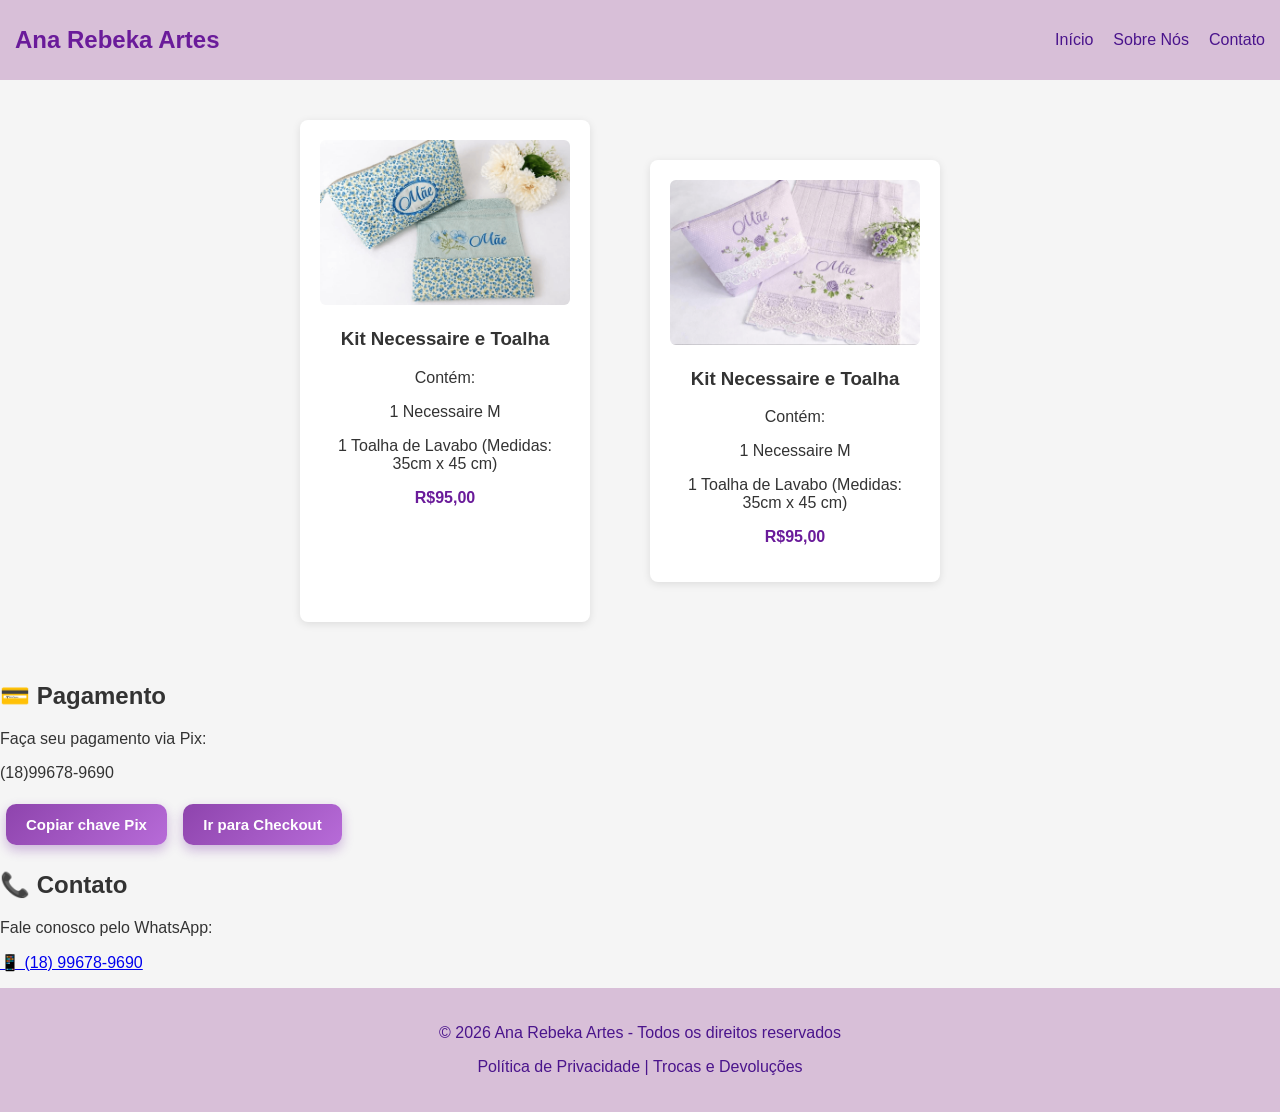
<file: KitNecessaireToalha.html>
<!DOCTYPE html>
<html lang="pt-br">
<head>
  <meta charset="UTF-8">
  <meta name="viewport" content="width=device-width, initial-scale=1.0">
  <title>Kit Maternidade</title>
  <link rel="stylesheet" href="style.css">

  <style>
    .modal {
      display: none;
      position: fixed;
      z-index: 1000;
      left: 0;
      top: 0;
      width: 100%;
      height: 100%;
      background-color: rgba(0,0,0,0.9);
      text-align: center;
    }
    .modal img {
      width: 100%;
      height: auto;
      max-height: 100%;
    }
    .fechar {
      position: absolute;
      top: 20px;
      right: 30px;
      font-size: 40px;
      font-weight: bold;
      color: white;
      cursor: pointer;
    }
    @media (min-width: 768px) {
      .modal img {
        width: auto;
        max-width: 90%;
        max-height: 90%;
      }
    }
  </style>
</head>
<body>
  <!-- Cabeçalho -->
  <header>
    <div class="logo">Ana Rebeka Artes</div>
    <nav>
      <ul>
        <li><a href="index.html">Início</a></li>
        <li><a href="Sobrenos.html">Sobre Nós</a></li>
        <li><a href="#contato">Contato</a></li>
      </ul>
    </nav>
  </header>

  <!-- Produtos -->
  <main>
    <section class="produtos">
      <div class="produto">
        <img src="img/WhatsApp Image 2026-08-07 at 19.46.11.png" alt="Kit Necessaire e Toalha" onclick="abrirModal(this.src)">
        <h3>Kit Necessaire e Toalha</h3>
        <p>Contém:</p>
        <p>1 Necessaire M</p>
        <p>1 Toalha de Lavabo (Medidas: 35cm x 45 cm)</p>
        <p class="preco">R$95,00</p>
      </div>

      <section class="produtos">
      <div class="produto">
        <img src="img/WhatsApp Image 2026-08-07 at 20.04.40.png" alt="Kit Necessaire e Toalha" onclick="abrirModal(this.src)">
        <h3>Kit Necessaire e Toalha</h3>
        <p>Contém:</p>
        <p>1 Necessaire M</p>
        <p>1 Toalha de Lavabo (Medidas: 35cm x 45 cm)</p>
        <p class="preco">R$95,00</p>
      </div>
    </section>
  </main>

  <!-- Pagamento -->
<section class="pagamento">
  <h2>💳 Pagamento</h2>
  <p>Faça seu pagamento via Pix:</p>
  <p class="pix-chave" id="pix-chave">(18)99678-9690</p>
  <button onclick="copiarPix()">Copiar chave Pix</button>

  <!-- Botão para ir ao checkout -->
  <button onclick="window.location.href='checkout.html'">Ir para Checkout</button>
</section>


  <!-- Contato -->
  <section id="contato" class="contato">
    <h2>📞 Contato</h2>
    <p>Fale conosco pelo WhatsApp:</p>
    <p><a href="https://wa.me/5518996789690" target="_blank">📱 (18) 99678-9690</a></p>
  </section>

  <!-- Rodapé -->
  <footer>
    <div class="info">
      <p>© 2026 Ana Rebeka Artes - Todos os direitos reservados</p>
      <p>Política de Privacidade | Trocas e Devoluções</p>
    </div>
  </footer>

  <!-- Modal -->
  <div id="modal" class="modal">
    <span class="fechar" onclick="fecharModal()">&times;</span>
    <img id="imagemModal">
  </div>

  <!-- Scripts -->
  <script>
    function copiarPix() {
      const chave = document.getElementById("pix-chave").innerText;
      navigator.clipboard.writeText(chave).then(() => {
        alert("Chave Pix copiada!");
      });
    }

    function abrirModal(src) {
      document.getElementById("imagemModal").src = src;
      document.getElementById("modal").style.display = "block";
    }
    function fecharModal() {
      document.getElementById("modal").style.display = "none";
    }
  </script>
</body>
</html>
</file>
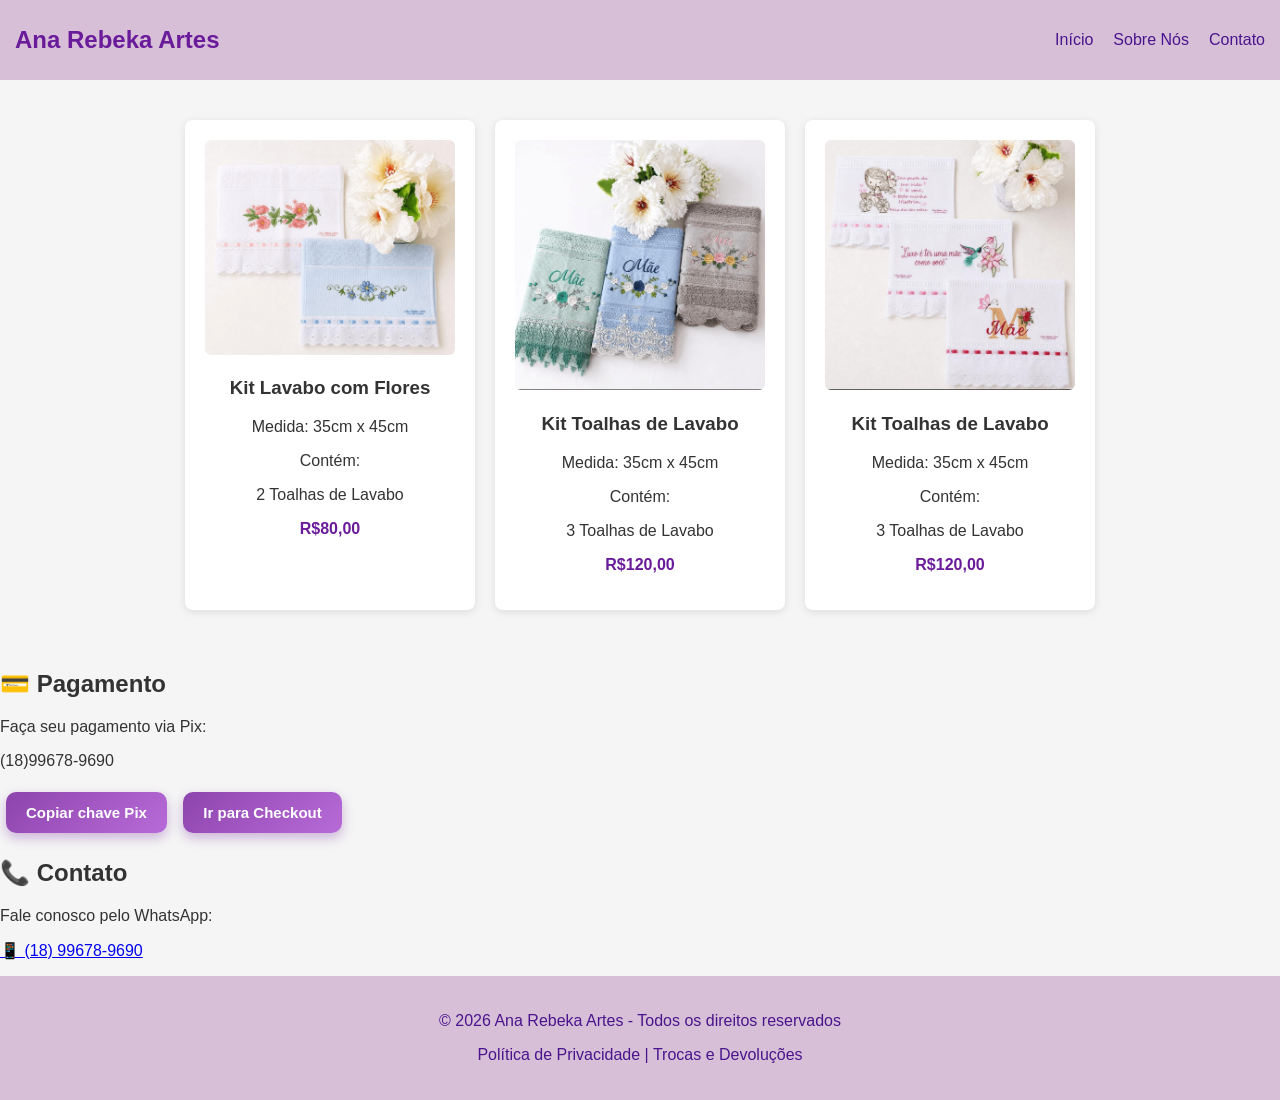
<file: KitToalhasdeLavabo.html>
<!DOCTYPE html>
<html lang="pt-BR">
<head>
  <meta charset="UTF-8">
  <meta name="viewport" content="width=device-width, initial-scale=1.0">
  <title>Ana Rebeka Artes - Bordados</title>
  <link rel="stylesheet" href="style.css">

  <!-- CSS do Modal Responsivo -->
  <style>
    .modal {
      display: none;
      position: fixed;
      z-index: 1000;
      left: 0;
      top: 0;
      width: 100%;
      height: 100%;
      background-color: rgba(0,0,0,0.9);
      text-align: center;
    }
    .modal img {
      width: 100%;
      height: auto;
      max-height: 100%;
    }
    .fechar {
      position: absolute;
      top: 20px;
      right: 30px;
      font-size: 40px;
      font-weight: bold;
      color: white;
      cursor: pointer;
    }

    @media (min-width: 768px) {
      .modal img {
        width: auto;
        max-width: 90%;
        max-height: 90%;
      }
    }
  </style>
</head>
<body>
  <!-- Cabeçalho -->
  <header>
    <div class="logo">Ana Rebeka Artes</div>
    <nav>
      <ul>
        <li><a href="index.html">Início</a></li>
        <li><a href="Sobrenos.html">Sobre Nós</a></li>
        <li><a href="#contato">Contato</a></li>
      </ul>
    </nav>
  </header>

  <!-- Produtos -->
  <main>
    <section class="produtos">
      <div class="produto">
        <img src="img/WhatsApp Image 2026-08-11 at 20.06.23.png" alt="" onclick="abrirModal(this.src)">
        <h3>Kit Lavabo com Flores</h3>
        <p>Medida: 35cm x 45cm</p>
        <p>Contém:</p>
        <p>2 Toalhas de Lavabo</p>
        <p class="preco">R$80,00</p>
      </div>

      <div class="produto">
        <img src="img/WhatsApp Image 2026-08-11 at 20.06.33.png" alt="" onclick="abrirModal(this.src)">
        <h3>Kit Toalhas de Lavabo</h3>
        <p>Medida: 35cm x 45cm</p>
        <p>Contém:</p>
        <p>3 Toalhas de Lavabo</p>
        <p class="preco">R$120,00</p>
      </div>

      <div class="produto">
        <img src="img/WhatsApp Image 2026-08-11 at 20.06.41.png" alt="" onclick="abrirModal(this.src)">
        <h3>Kit Toalhas de Lavabo</h3>
        <p>Medida: 35cm x 45cm</p>
        <p>Contém:</p>
        <p>3 Toalhas de Lavabo</p>
        <p class="preco">R$120,00</p>
      </div>
    </section>
  </main>

  <!-- Pagamento -->
  <section class="pagamento">
    <h2>💳 Pagamento</h2>
    <p>Faça seu pagamento via Pix:</p>
    <p class="pix-chave" id="pix-chave">(18)99678-9690</p>
    <button onclick="copiarPix()">Copiar chave Pix</button>
    <button onclick="window.location.href='checkout.html'">Ir para Checkout</button>
  </section>

  <!-- Contato -->
  <section id="contato" class="contato">
    <h2>📞 Contato</h2>
    <p>Fale conosco pelo WhatsApp:</p>
    <p><a href="https://wa.me/5518996789690" target="_blank">📱 (18) 99678-9690</a></p>
  </section>

  <!-- Rodapé -->
  <footer>
    <div class="info">
      <p>© 2026 Ana Rebeka Artes - Todos os direitos reservados</p>
      <p>Política de Privacidade | Trocas e Devoluções</p>
    </div>
  </footer>

  <!-- Modal -->
  <div id="modal" class="modal">
    <span class="fechar" onclick="fecharModal()">&times;</span>
    <img id="imagemModal">
  </div>

  <!-- Scripts -->
  <script>
    function copiarPix() {
      const chave = document.getElementById("pix-chave").innerText;
      navigator.clipboard.writeText(chave).then(() => {
        alert("Chave Pix copiada!");
      });
    }

    function abrirModal(src) {
      document.getElementById("imagemModal").src = src;
      document.getElementById("modal").style.display = "block";
    }
    function fecharModal() {
      document.getElementById("modal").style.display = "none";
    }
  </script>
</body>
</html>
</file>
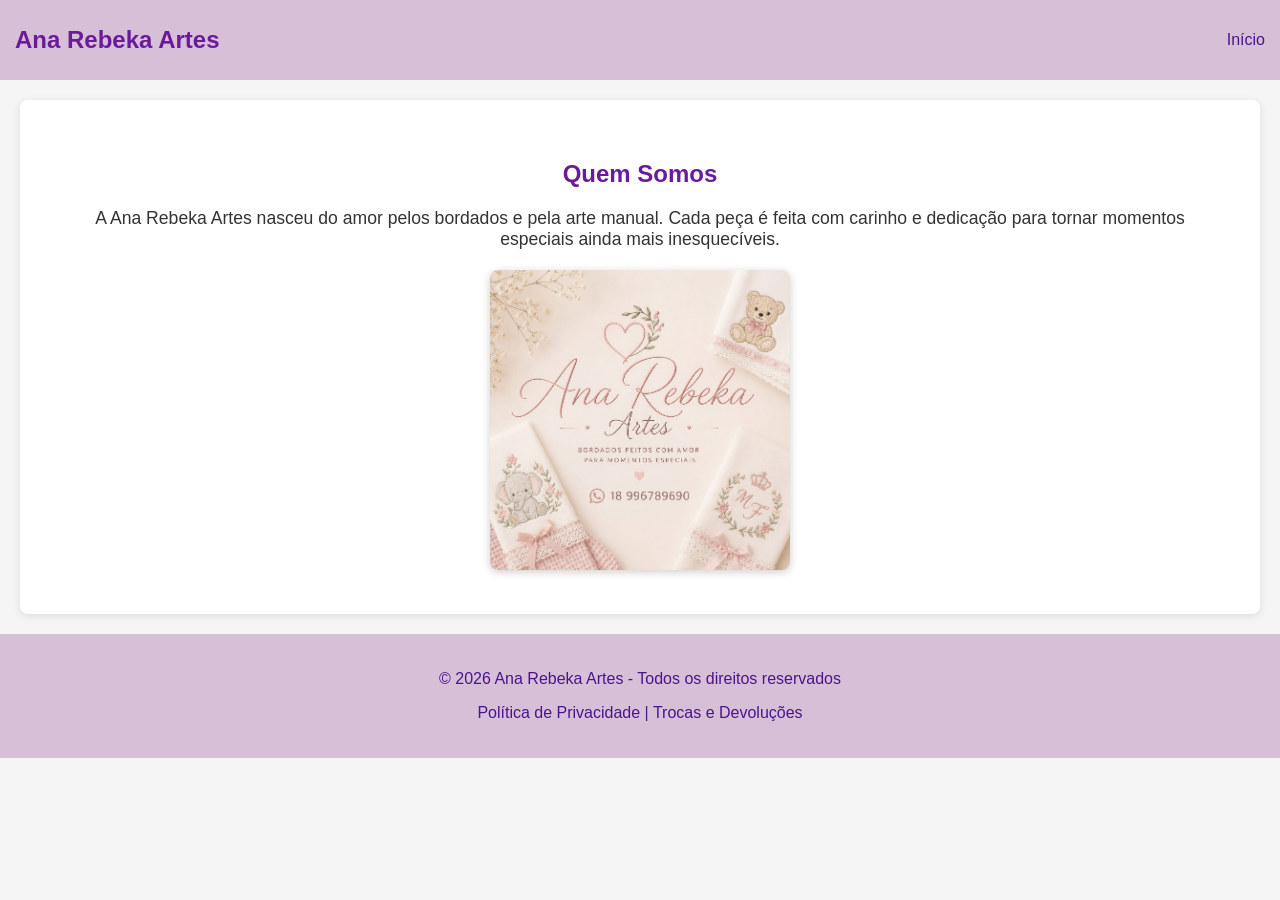
<file: Sobrenos.html>
<!DOCTYPE html>
<html lang="pt-br">
<head>
    <meta charset="UTF-8">
    <meta name="viewport" content="width=device-width, initial-scale=1.0">
    <title>Sobre Nós</title>
    <link rel="stylesheet" href="style.css">
</head>
<body>

    <!-- Cabeçalho -->
  <header>
    <div class="logo">Ana Rebeka Artes</div>
    <nav>
      <ul>
        <li><a href="index.html">Início</a></li>
      </ul>
    </nav>
  </header>
     <main>
    <section class="sobre-nos">
      <h2>Quem Somos</h2>
      <p>
        A Ana Rebeka Artes nasceu do amor pelos bordados e pela arte manual.
        Cada peça é feita com carinho e dedicação para tornar momentos especiais ainda mais inesquecíveis.
      </p>
      <!-- Imagem genérica, você pode trocar depois -->
      <img src="img/WhatsApp Image 2026-07-07 at 22.10.04.png" alt="Imagem sobre nós" class="imagem-sobre">
    </section>
  </main>

  <!-- Rodapé -->
  <footer>
    <div class="info">
      <p>© 2026 Ana Rebeka Artes - Todos os direitos reservados</p>
      <p>Política de Privacidade | Trocas e Devoluções</p>
    </div>
  </footer>
</body>
</html>
</file>
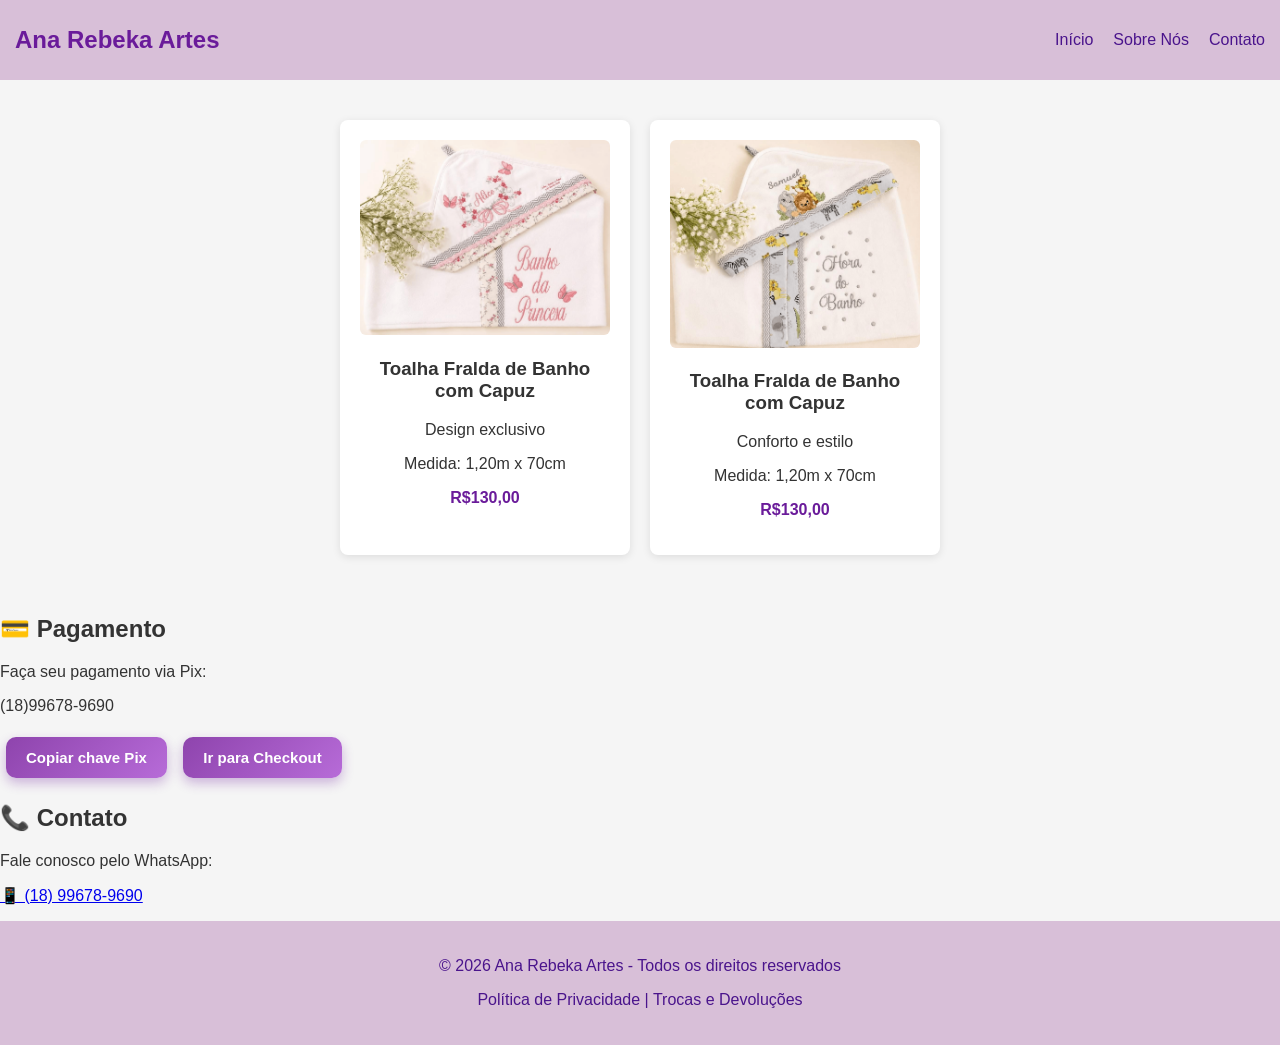
<file: ToalhasFraldaBanho.html>
<!DOCTYPE html>
<html lang="pt-br">
<head>
  <meta charset="UTF-8">
  <meta name="viewport" content="width=device-width, initial-scale=1.0">
  <title>Toalhas Fralda de Banho</title>
  <link rel="stylesheet" href="style.css">

  <style>
    .modal {
      display: none;
      position: fixed;
      z-index: 1000;
      left: 0;
      top: 0;
      width: 100%;
      height: 100%;
      background-color: rgba(0,0,0,0.9);
      text-align: center;
    }
    .modal img {
      width: 100%;
      height: auto;
      max-height: 100%;
    }
    .fechar {
      position: absolute;
      top: 20px;
      right: 30px;
      font-size: 40px;
      font-weight: bold;
      color: white;
      cursor: pointer;
    }
    @media (min-width: 768px) {
      .modal img {
        width: auto;
        max-width: 90%;
        max-height: 90%;
      }
    }
  </style>
</head>
<body>
  <!-- Cabeçalho -->
  <header>
    <div class="logo">Ana Rebeka Artes</div>
    <nav>
      <ul>
        <li><a href="index.html">Início</a></li>
        <li><a href="Sobrenos.html">Sobre Nós</a></li>
        <li><a href="#contato">Contato</a></li>
      </ul>
    </nav>
  </header>

  <!-- Produtos -->
  <main>
    <section class="produtos">
      <div class="produto">
        <img src="img/WhatsApp Image 2026-08-04 at 19.25.41.png" alt="Toalha Fralda de Banho com Capuz" onclick="abrirModal(this.src)">
        <h3>Toalha Fralda de Banho com Capuz</h3>
        <p>Design exclusivo</p>
        <p>Medida: 1,20m x 70cm</p>
        <p class="preco">R$130,00</p>
      </div>

      <div class="produto">
        <img src="img/WhatsApp Image 2026-08-04 at 19.25.52.png" alt="Toalha Fralda de Banho com Capuz" onclick="abrirModal(this.src)">
        <h3>Toalha Fralda de Banho com Capuz</h3>
        <p>Conforto e estilo</p>
        <p>Medida: 1,20m x 70cm</p>
        <p class="preco">R$130,00</p>
      </div>
    </section>
  </main>

    <!-- Pagamento -->
<section class="pagamento">
  <h2>💳 Pagamento</h2>
  <p>Faça seu pagamento via Pix:</p>
  <p class="pix-chave" id="pix-chave">(18)99678-9690</p>
  <button onclick="copiarPix()">Copiar chave Pix</button>

  <!-- Botão para ir ao checkout -->
  <button onclick="window.location.href='checkout.html'">Ir para Checkout</button>
</section>

  <!-- Contato -->
  <section id="contato" class="contato">
    <h2>📞 Contato</h2>
    <p>Fale conosco pelo WhatsApp:</p>
    <p><a href="https://wa.me/5518996789690" target="_blank">📱 (18) 99678-9690</a></p>
  </section>

  <!-- Rodapé -->
  <footer>
    <div class="info">
      <p>© 2026 Ana Rebeka Artes - Todos os direitos reservados</p>
      <p>Política de Privacidade | Trocas e Devoluções</p>
    </div>
  </footer>

  <!-- Modal -->
  <div id="modal" class="modal">
    <span class="fechar" onclick="fecharModal()">&times;</span>
    <img id="imagemModal">
  </div>

  <!-- Scripts -->
  <script>
    function copiarPix() {
      const chave = document.getElementById("pix-chave").innerText;
      navigator.clipboard.writeText(chave).then(() => {
        alert("Chave Pix copiada!");
      });
    }

    function abrirModal(src) {
      document.getElementById("imagemModal").src = src;
      document.getElementById("modal").style.display = "block";
    }
    function fecharModal() {
      document.getElementById("modal").style.display = "none";
    }
  </script>
</body>
</html>
</file>
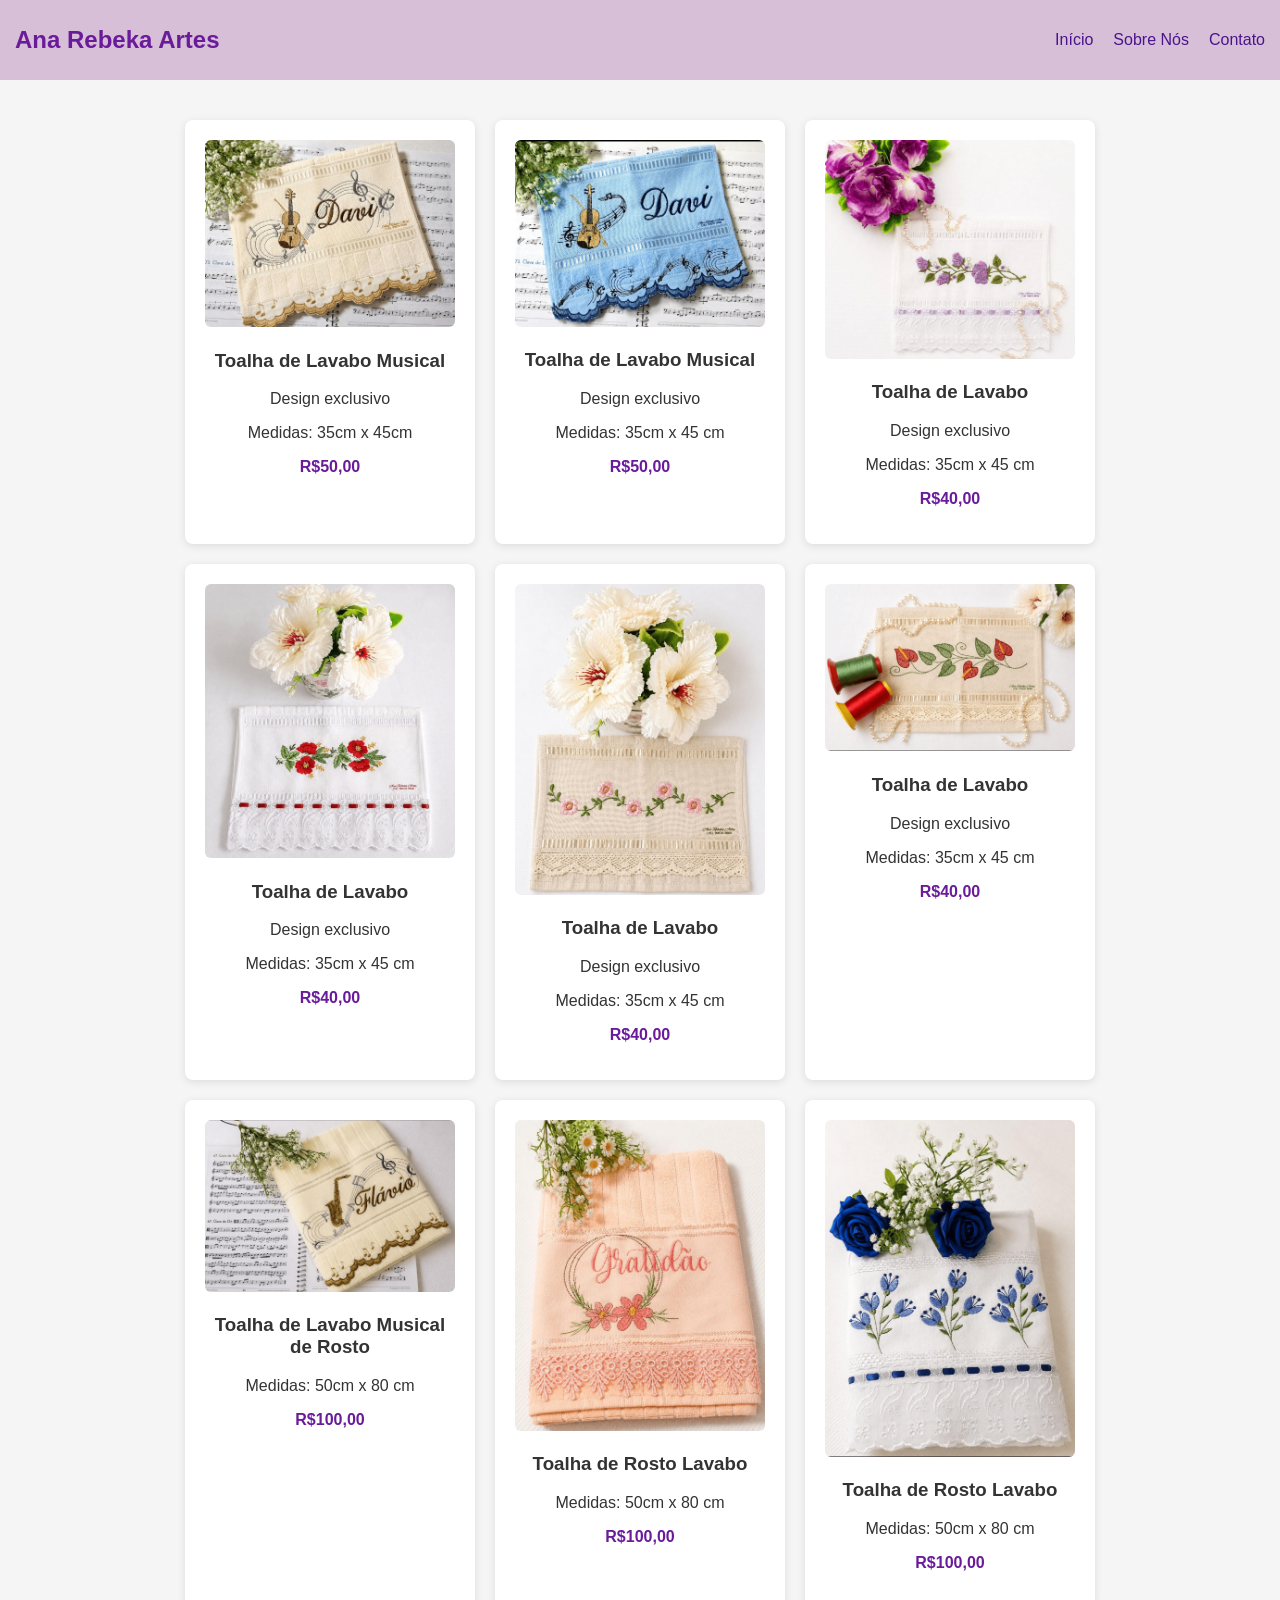
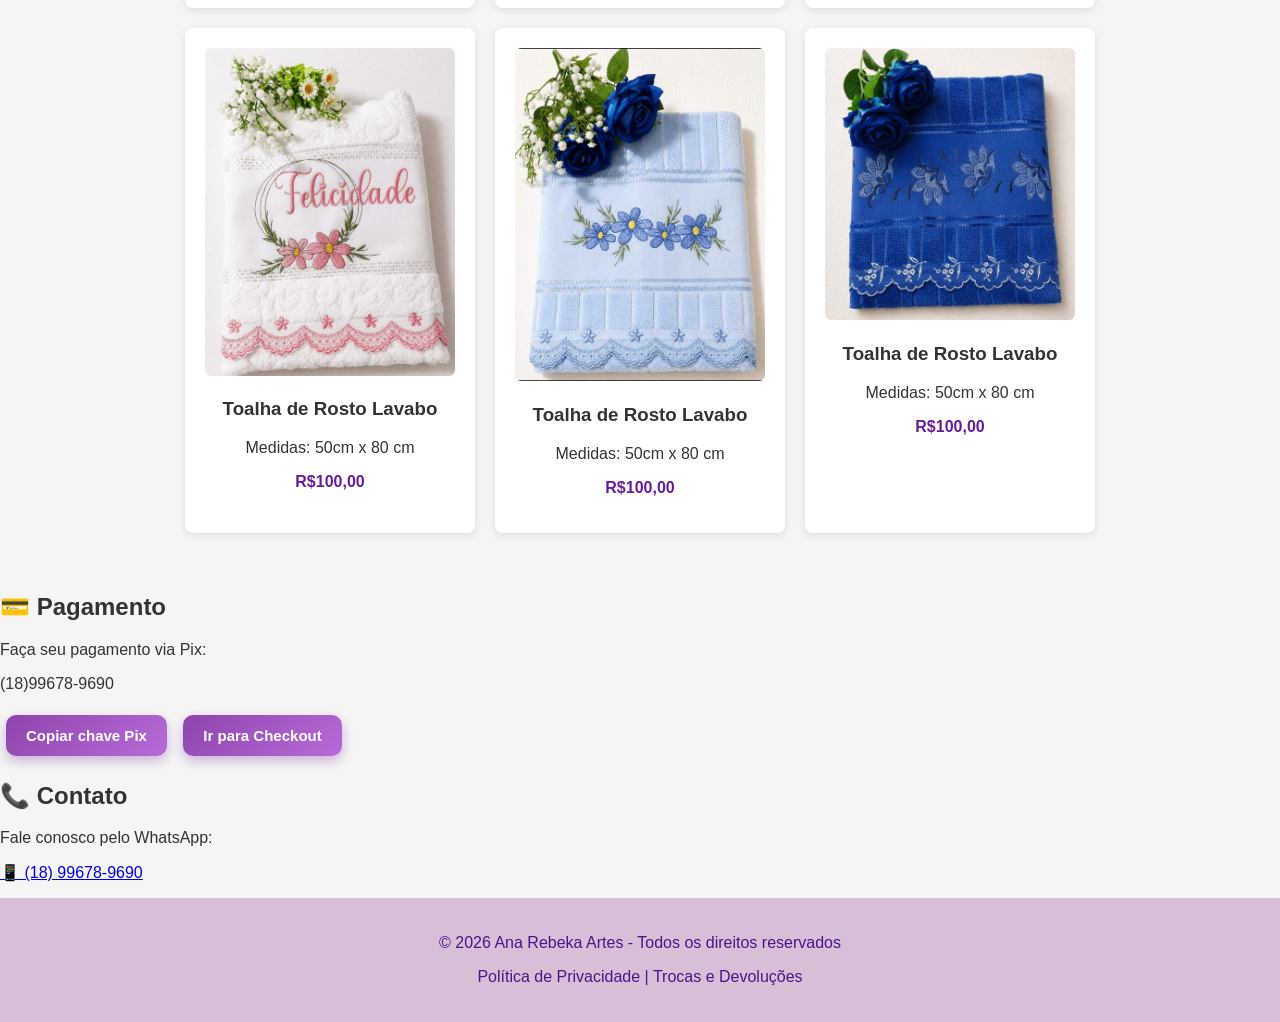
<file: ToalhasLavaboPersonalizada.html>
<!DOCTYPE html>
<html lang="pt-BR">
<head>
  <meta charset="UTF-8">
  <meta name="viewport" content="width=device-width, initial-scale=1.0">
  <title>Ana Rebeka Artes - Bordados</title>
  <link rel="stylesheet" href="style.css">

  <!-- CSS do Modal Responsivo -->
  <style>
    .modal {
      display: none;
      position: fixed;
      z-index: 1000;
      left: 0;
      top: 0;
      width: 100%;
      height: 100%;
      background-color: rgba(0,0,0,0.9);
      text-align: center;
    }
    .modal img {
      width: 100%;
      height: auto;
      max-height: 100%;
    }
    .fechar {
      position: absolute;
      top: 20px;
      right: 30px;
      font-size: 40px;
      font-weight: bold;
      color: white;
      cursor: pointer;
    }

    @media (min-width: 768px) {
      .modal img {
        width: auto;
        max-width: 90%;
        max-height: 90%;
      }
    }
  </style>
</head>
<body>
  <!-- Cabeçalho -->
  <header>
    <div class="logo">Ana Rebeka Artes</div>
    <nav>
      <ul>
        <li><a href="index.html">Início</a></li>
        <li><a href="Sobrenos.html">Sobre Nós</a></li>
        <li><a href="#contato">Contato</a></li>
      </ul>
    </nav>
  </header>

  <!-- Produtos -->
  <main>
    <section class="produtos">
      <div class="produto">
        <img src="img/WhatsApp Image 2026-08-04 at 20.02.01.png" alt="Toalha de Lavabo Musical" onclick="abrirModal(this.src)">
        <h3>Toalha de Lavabo Musical</h3>
        <p>Design exclusivo</p>
        <p>Medidas: 35cm x 45cm</p>
        <p class="preco">R$50,00</p>
      </div>

      <div class="produto">
        <img src="img/WhatsApp Image 2026-08-04 at 20.02.44.png" alt="Toalha de Lavabo Musical" onclick="abrirModal(this.src)">
        <h3>Toalha de Lavabo Musical</h3>
        <p>Design exclusivo</p>
        <p>Medidas: 35cm x 45 cm</p>
        <p class="preco">R$50,00</p>
      </div>

      <div class="produto">
        <img src="img/WhatsApp Image 2026-08-04 at 20.02.56.png" alt="Toalha de Lavabo" onclick="abrirModal(this.src)">
        <h3>Toalha de Lavabo</h3>
        <p>Design exclusivo</p>
        <p>Medidas: 35cm x 45 cm</p>
        <p class="preco">R$40,00</p>
      </div>

      <div class="produto">
        <img src="img/WhatsApp Image 2026-08-04 at 20.03.06.png" alt="Toalha de Lavabo" onclick="abrirModal(this.src)">
        <h3>Toalha de Lavabo</h3>
        <p>Design exclusivo</p>
        <p>Medidas: 35cm x 45 cm</p>
        <p class="preco">R$40,00</p>
      </div>

      <div class="produto">
        <img src="img/WhatsApp Image 2026-08-04 at 20.03.15.png" alt="Toalha de Lavabo" onclick="abrirModal(this.src)">
        <h3>Toalha de Lavabo</h3>
        <p>Design exclusivo</p>
        <p><p>Medidas: 35cm x 45 cm</p></p>
        <p class="preco">R$40,00</p>
      </div>

      <div class="produto">
        <img src="img/WhatsApp Image 2026-08-04 at 20.03.24.png" alt="Toalha de Lavabo" onclick="abrirModal(this.src)">
        <h3>Toalha de Lavabo</h3>
        <p>Design exclusivo</p>
        <p><p>Medidas: 35cm x 45 cm</p></p>
        <p class="preco">R$40,00</p>
      </div>

      <div class="produto">
        <img src="img/WhatsApp Image 2026-08-11 at 19.46.17.png" alt="" onclick="abrirModal(this.src)">
        <h3>Toalha de Lavabo Musical de Rosto</h3>
        <p><p>Medidas: 50cm x 80 cm</p></p>
        <p class="preco">R$100,00</p>
      </div>

      <div class="produto">
        <img src="img/WhatsApp Image 2026-08-11 at 19.46.30.png" alt="" onclick="abrirModal(this.src)">
        <h3>Toalha de Rosto Lavabo</h3>
        <p><p>Medidas: 50cm x 80 cm</p></p>
        <p class="preco">R$100,00</p>
      </div>

      <div class="produto">
        <img src="img/WhatsApp Image 2026-08-11 at 19.46.47.png" alt="" onclick="abrirModal(this.src)">
        <h3>Toalha de Rosto Lavabo</h3>
        <p><p>Medidas: 50cm x 80 cm</p></p>
        <p class="preco">R$100,00</p>
      </div>

      <div class="produto">
        <img src="img/WhatsApp Image 2026-08-11 at 19.46.57.png" alt="" onclick="abrirModal(this.src)">
        <h3>Toalha de Rosto Lavabo</h3>
        <p><p>Medidas: 50cm x 80 cm</p></p>
        <p class="preco">R$100,00</p>
      </div>

      <div class="produto">
        <img src="img/WhatsApp Image 2026-08-11 at 19.47.08.png" alt="" onclick="abrirModal(this.src)">
        <h3>Toalha de Rosto Lavabo</h3>
        <p><p>Medidas: 50cm x 80 cm</p></p>
        <p class="preco">R$100,00</p>
      </div>

      <div class="produto">
        <img src="img/WhatsApp Image 2026-08-11 at 19.47.16.png" alt="" onclick="abrirModal(this.src)">
        <h3>Toalha de Rosto Lavabo</h3>
        <p><p>Medidas: 50cm x 80 cm</p></p>
        <p class="preco">R$100,00</p>
      </div>
    </section>
  </main>

  <!-- Pagamento -->
  <section class="pagamento">
    <h2>💳 Pagamento</h2>
    <p>Faça seu pagamento via Pix:</p>
    <p class="pix-chave" id="pix-chave">(18)99678-9690</p>
    <button onclick="copiarPix()">Copiar chave Pix</button>
    <button onclick="window.location.href='checkout.html'">Ir para Checkout</button>
  </section>

  <!-- Contato -->
  <section id="contato" class="contato">
    <h2>📞 Contato</h2>
    <p>Fale conosco pelo WhatsApp:</p>
    <p><a href="https://wa.me/5518996789690" target="_blank">📱 (18) 99678-9690</a></p>
  </section>

  <!-- Rodapé -->
  <footer>
    <div class="info">
      <p>© 2026 Ana Rebeka Artes - Todos os direitos reservados</p>
      <p>Política de Privacidade | Trocas e Devoluções</p>
    </div>
  </footer>

  <!-- Modal -->
  <div id="modal" class="modal">
    <span class="fechar" onclick="fecharModal()">&times;</span>
    <img id="imagemModal">
  </div>

  <!-- Scripts -->
  <script>
    function copiarPix() {
      const chave = document.getElementById("pix-chave").innerText;
      navigator.clipboard.writeText(chave).then(() => {
        alert("Chave Pix copiada!");
      });
    }

    function abrirModal(src) {
      document.getElementById("imagemModal").src = src;
      document.getElementById("modal").style.display = "block";
    }
    function fecharModal() {
      document.getElementById("modal").style.display = "none";
    }
  </script>
</body>
</html>
</file>
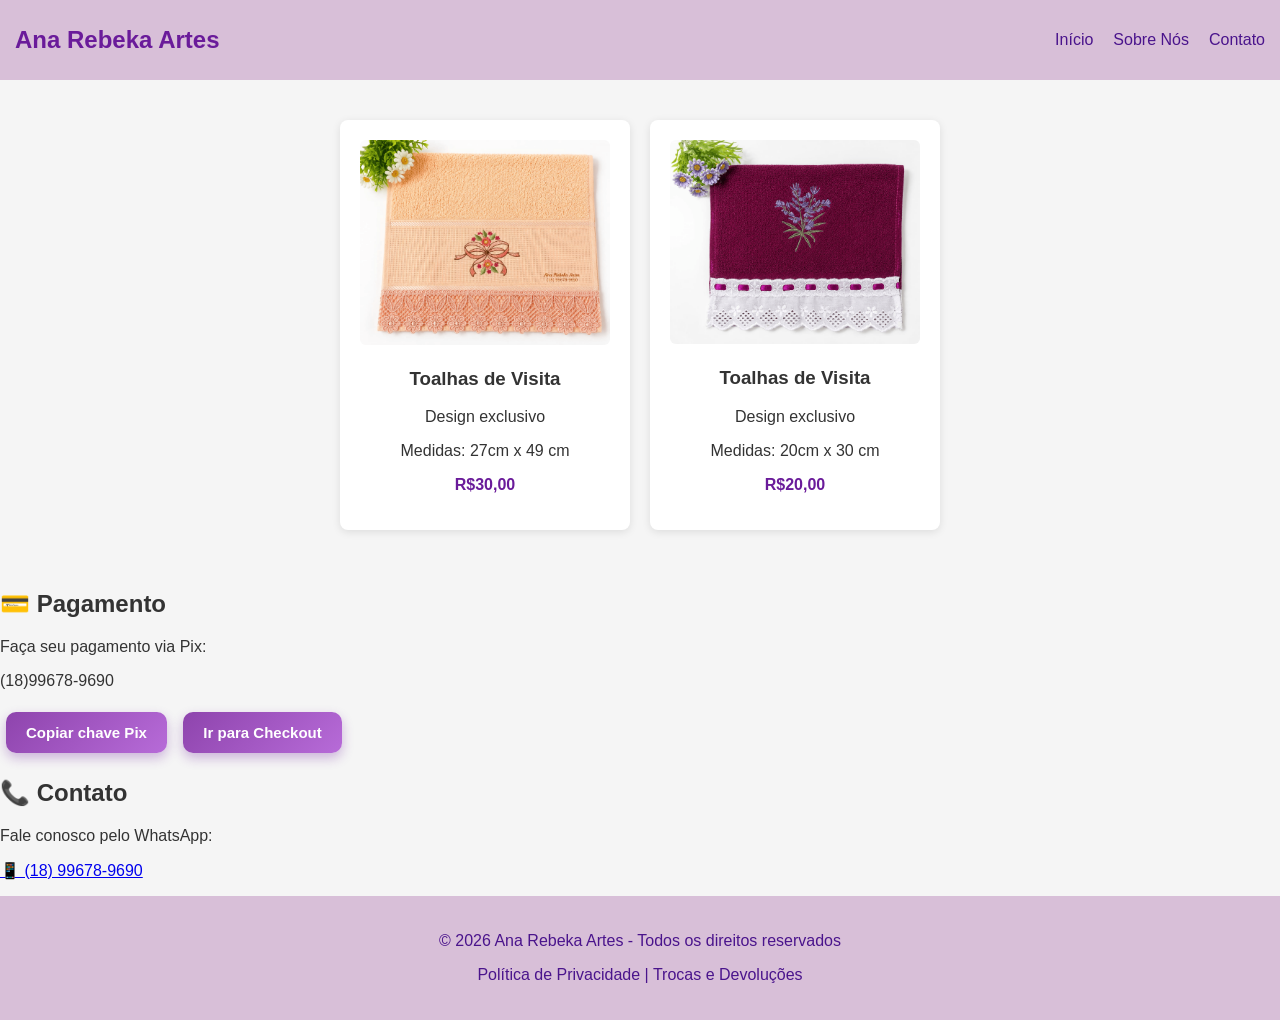
<file: ToalhasVisita.html>
<!DOCTYPE html>
<html lang="pt-br">
<head>
  <meta charset="UTF-8">
  <meta name="viewport" content="width=device-width, initial-scale=1.0">
  <title>Toalhas Fralda de Banho</title>
  <link rel="stylesheet" href="style.css">

  <style>
    .modal {
      display: none;
      position: fixed;
      z-index: 1000;
      left: 0;
      top: 0;
      width: 100%;
      height: 100%;
      background-color: rgba(0,0,0,0.9);
      text-align: center;
    }
    .modal img {
      width: 100%;
      height: auto;
      max-height: 100%;
    }
    .fechar {
      position: absolute;
      top: 20px;
      right: 30px;
      font-size: 40px;
      font-weight: bold;
      color: white;
      cursor: pointer;
    }
    @media (min-width: 768px) {
      .modal img {
        width: auto;
        max-width: 90%;
        max-height: 90%;
      }
    }
  </style>
</head>
<body>
  <!-- Cabeçalho -->
  <header>
    <div class="logo">Ana Rebeka Artes</div>
    <nav>
      <ul>
        <li><a href="index.html">Início</a></li>
        <li><a href="Sobrenos.html">Sobre Nós</a></li>
        <li><a href="#contato">Contato</a></li>
      </ul>
    </nav>
  </header>

  <!-- Produtos -->
  <main>
    <section class="produtos">
      <div class="produto">
        <img src="img/WhatsApp Image 2026-08-07 at 20.57.24.png" alt="Toalhas de Visita" onclick="abrirModal(this.src)">
        <h3>Toalhas de Visita</h3>
        <p>Design exclusivo</p>
        <p>Medidas: 27cm x 49 cm</p>
        <p class="preco">R$30,00</p>
      </div>

      <div class="produto">
        <img src="img/WhatsApp Image 2026-08-07 at 19.39.42.png" alt="Toalhas de Visita" onclick="abrirModal(this.src)">
        <h3>Toalhas de Visita</h3>
        <p>Design exclusivo</p>
        <p>Medidas: 20cm x 30 cm</p>
        <p class="preco">R$20,00</p>
      </div>
    </section>
  </main>

  <!-- Pagamento -->
<section class="pagamento">
  <h2>💳 Pagamento</h2>
  <p>Faça seu pagamento via Pix:</p>
  <p class="pix-chave" id="pix-chave">(18)99678-9690</p>
  <button onclick="copiarPix()">Copiar chave Pix</button>

  <!-- Botão para ir ao checkout -->
  <button onclick="window.location.href='checkout.html'">Ir para Checkout</button>
</section>


  <!-- Contato -->
  <section id="contato" class="contato">
    <h2>📞 Contato</h2>
    <p>Fale conosco pelo WhatsApp:</p>
    <p><a href="https://wa.me/5518996789690" target="_blank">📱 (18) 99678-9690</a></p>
  </section>

  <!-- Rodapé -->
  <footer>
    <div class="info">
      <p>© 2026 Ana Rebeka Artes - Todos os direitos reservados</p>
      <p>Política de Privacidade | Trocas e Devoluções</p>
    </div>
  </footer>

  <!-- Modal -->
  <div id="modal" class="modal">
    <span class="fechar" onclick="fecharModal()">&times;</span>
    <img id="imagemModal">
  </div>

  <!-- Scripts -->
  <script>
    function copiarPix() {
      const chave = document.getElementById("pix-chave").innerText;
      navigator.clipboard.writeText(chave).then(() => {
        alert("Chave Pix copiada!");
      });
    }

    function abrirModal(src) {
      document.getElementById("imagemModal").src = src;
      document.getElementById("modal").style.display = "block";
    }
    function fecharModal() {
      document.getElementById("modal").style.display = "none";
    }
  </script>
</body>
</html>
</file>
<file: style.css>
/* Configuração geral */
body {
  font-family: 'Segoe UI', sans-serif;
  margin: 0;
  background-color: #f5f5f5; /* cor neutra */
  color: #333;
}

/* Cabeçalho */
header {
  display: flex;
  justify-content: space-between;
  align-items: center;
  background: #d8bfd8; /* lilás suave */
  color: #4a148c;
  padding: 15px;
}

header .logo {
  font-size: 1.5em;
  font-weight: bold;
  color: #6a1b9a;
}

nav ul {
  list-style: none;
  display: flex;
  gap: 20px;
}

nav a {
  color: #4a148c;
  text-decoration: none;
  font-weight: 500;
}

/* Banner */
.banner {
  text-align: center;
  padding: 50px;
  background: linear-gradient(to right, #e6e6fa, #fff0f5);
  color: #6a1b9a;
}

/* Produtos */
.produtos {
  display: flex;
  flex-wrap: wrap;
  gap: 20px;
  justify-content: center;
  padding: 40px;
}

.produto {
  background: white;
  border-radius: 8px;
  padding: 20px;
  text-align: center;
  width: 250px;
  box-shadow: 0 2px 8px rgba(0,0,0,0.1);
}

.produto img {
  width: 100%;
  border-radius: 6px;
}

.preco {
  font-weight: bold;
  color: #6a1b9a;
}

/* Botões modernos */
button {
  background: linear-gradient(135deg, #8e44ad, #b76bd8);
  color: white;
  border: none;
  padding: 12px 20px;
  margin: 6px;
  border-radius: 10px;
  font-size: 15px;
  font-weight: bold;
  cursor: pointer;
  transition: all 0.3s ease;
  box-shadow: 0 5px 12px rgba(106, 27, 154, 0.3);
  position: relative;
  overflow: hidden;
}

button:hover {
  transform: translateY(-3px) scale(1.05);
  box-shadow: 0 10px 20px rgba(106, 27, 154, 0.5);
}

button:active {
  transform: scale(0.95);
}

button::before {
  content: "";
  position: absolute;
  top: 0;
  left: -120%;
  width: 60%;
  height: 100%;
  background: rgba(255,255,255,0.35);
  transform: skewX(-25deg);
  transition: 0.5s;
}

button:hover::before {
  left: 150%;
}

/* Rodapé */
footer {
  background: #d8bfd8;
  color: #4a148c;
  text-align: center;
  padding: 20px;
}

/* Responsividade */
@media (max-width: 768px) {
  .produtos {
    justify-content: center;
  }
  .produto {
    width: 45%; /* duas colunas */
  }
}

@media (max-width: 480px) {
  nav ul {
    flex-direction: column;
    gap: 10px;
  }
  .produto {
    width: 90%; /* uma coluna */
  }
}

/* Seção Sobre Nós */
.sobre-nos {
  text-align: center;
  padding: 40px;
  background: white;
  margin: 20px;
  border-radius: 8px;
  box-shadow: 0 2px 8px rgba(0,0,0,0.1);
}

.sobre-nos h2 {
  color: #6a1b9a;
  margin-bottom: 20px;
}

.sobre-nos p {
  font-size: 1.1em;
  color: #333;
  margin-bottom: 20px;
}

.imagem-sobre {
  width: 300px;
  border-radius: 8px;
  box-shadow: 0 2px 8px rgba(0,0,0,0.2);
}

/* Responsividade extra */
@media (max-width: 768px) {
  .produto {
    width: 45%;
  }
  .imagem-sobre {
    width: 80%;
  }
}

@media (max-width: 480px) {
  .produto {
    width: 90%;
  }
  .imagem-sobre {
    width: 100%;
  }
}

/* Banner opções */
.banner-opcoes {
  display: flex;
  justify-content: center;
  align-items: flex-start;
  gap: 40px;
  margin-top: 20px;
}

.banner-opcoes .produto {
  background: white;
  border: 1px solid #ddd;
  border-radius: 10px;
  width: 250px;
  padding: 15px;
  text-align: center;
  box-shadow: 0 4px 8px rgba(0,0,0,0.1);
}

.banner-opcoes .produto img {
  width: 100%;
  border-radius: 8px;
  margin-bottom: 10px;
}

.banner-opcoes .produto h3 {
  color: #a64ca6;
  margin-bottom: 5px;
}

.banner-opcoes .produto button {
  background: #a64ca6;
  color: white;
  border: none;
  padding: 8px 12px;
  margin-top: 10px;
  border-radius: 5px;
  cursor: pointer;
}

.banner-opcoes .produto button:hover {
  background: #7a337a;
}
</file>
